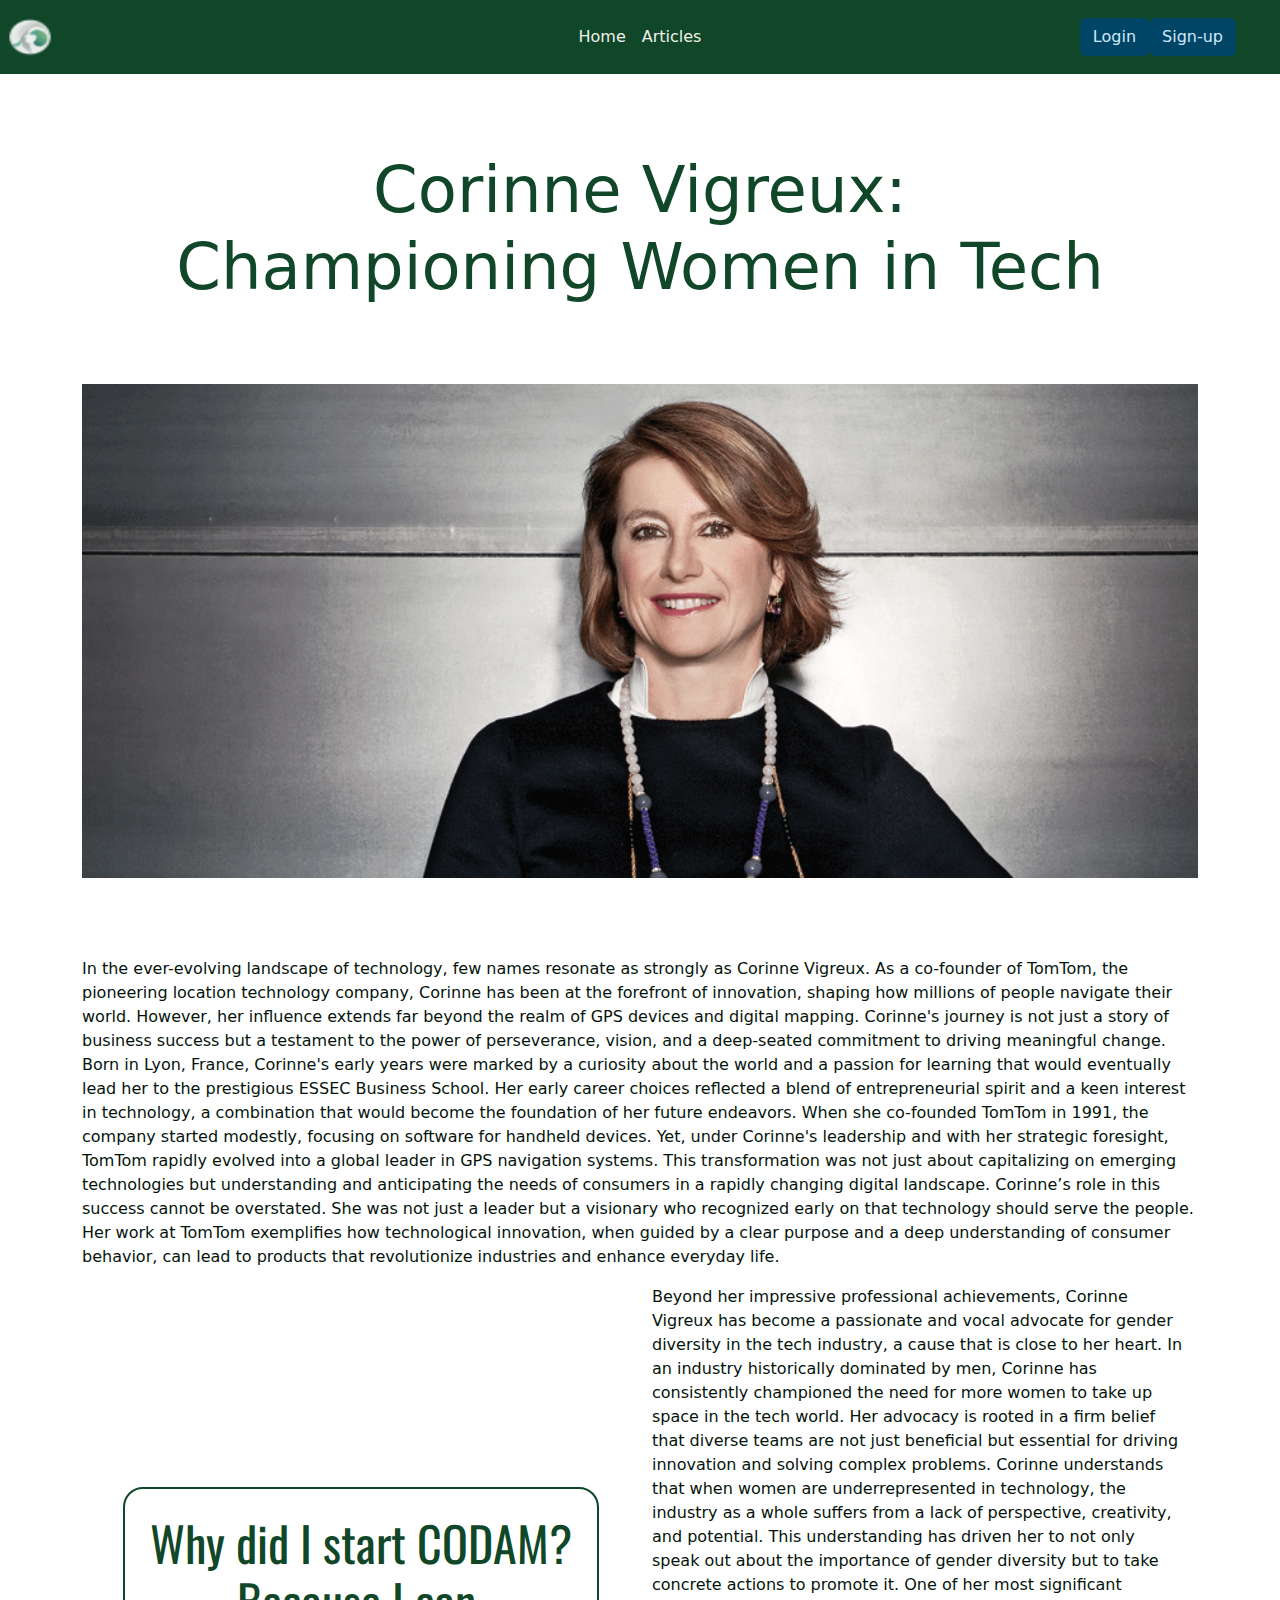
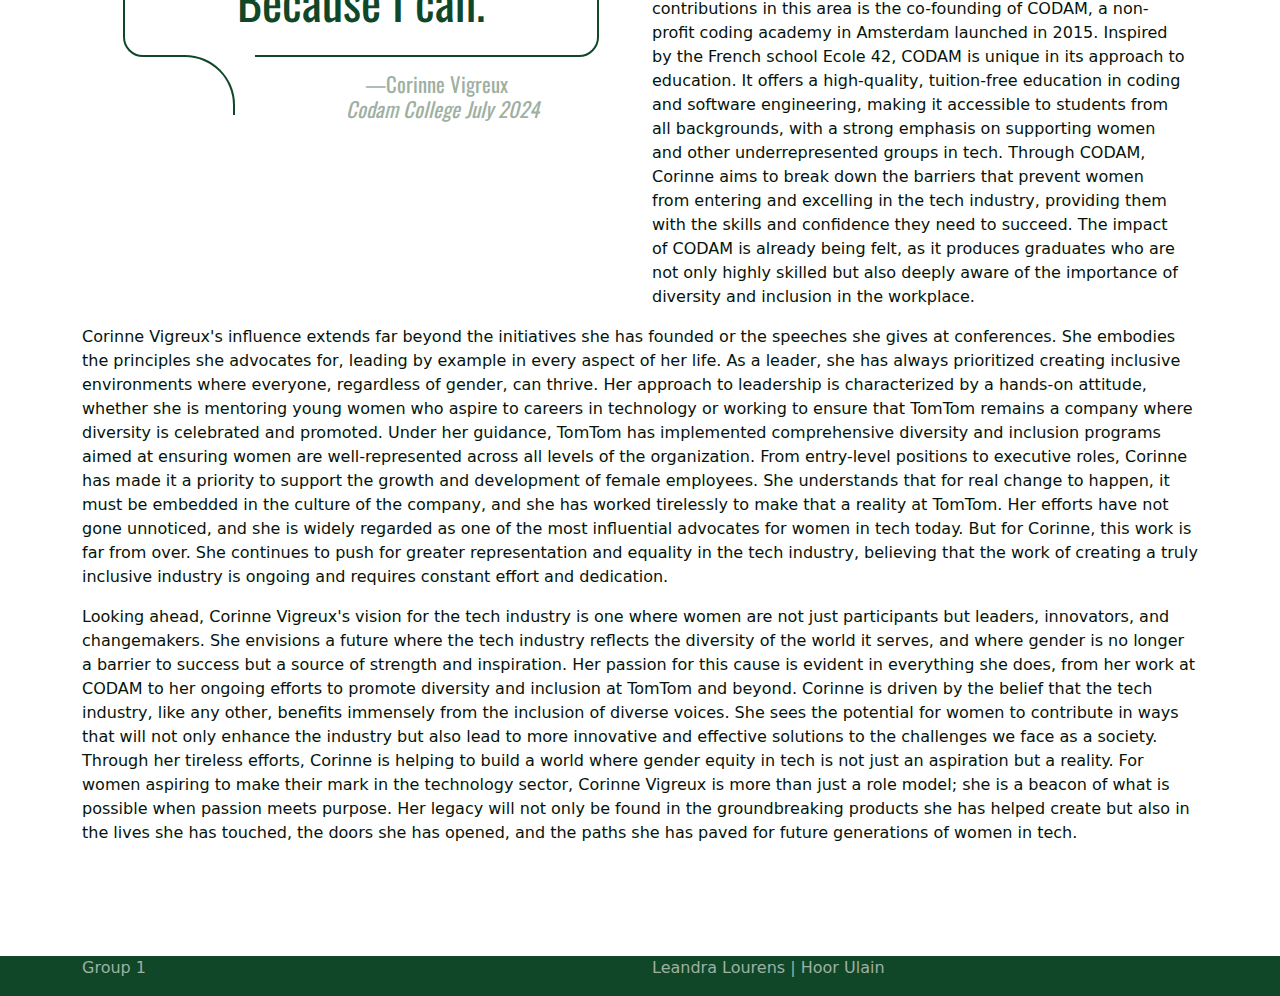
<file: articles/corinne-vigreux.html>
<!DOCTYPE html>
<html lang="en">

<head>
    <meta charset="UTF-8">
    <meta name="viewport" content="width=device-width, initial-scale=1.0">
    <!-- Fonts -->
    <style>
        @import url('https://fonts.googleapis.com/css2?family=Oswald:wght@200..700&display=swap');
    </style>

    <style>
        @import url('https://fonts.googleapis.com/css2?family=Montserrat:ital,wght@0,100..900;1,100..900&family=Oswald:wght@200..700&display=swap');
    </style>
    <!-- Bootstrap -->
    <link href="https://cdn.jsdelivr.net/npm/bootstrap@5.3.3/dist/css/bootstrap.min.css" rel="stylesheet"
        integrity="sha384-QWTKZyjpPEjISv5WaRU9OFeRpok6YctnYmDr5pNlyT2bRjXh0JMhjY6hW+ALEwIH" crossorigin="anonymous">
    <!-- CSS -->
    <link rel="stylesheet" href="../articles/article-styling.css">
    <title>Corinne Vigreux</title>
</head>

<body>

    <!-- Nav menu -->
    <nav class="navbar navbar-expand-lg custom-nav">

        <a class="navbar-brand" href="#">
            <img src="../Images/favicon-32x32.png" alt="" width="60" height="48" class="favicon">
        </a>

        <div class="container justify-content-centerr">
            <button class="navbar-toggler" type="button" data-toggle="collapse" data-target="#navbarSupportedContent"
                aria-controls="navbarSupportedContent" aria-expanded="false" aria-label="Toggle navigation">
                <span class="navbar-toggler-icon"></span>
            </button>
            <div class="collapse navbar-collapse" id="navbarSupportedContent">
                <ul class="navbar-nav mr-auto position-absolute top-50 start-50 translate-middle">
                    <li class="nav-item active">
                        <a class="nav-link" href="../index.html">Home</a>
                    </li>
                    <li class="nav-item">
                        <a class="nav-link" href="../Pages/articlesPage.html">Articles</a>
                    </li>
                </ul>
            </div>

            <div>
                <ul class="nav justify-content-end">
                    <li class="nav-item">
                        <button class="btn btn-primary" id="login" href="#">Login</button>
                    </li>
                    <li class="nav-item">
                        <button class="btn btn-primary" id="signup" href="#">Sign-up</button>
                    </li>
                </ul>
            </div>

        </div>
    </nav>

    <div>
    </div>


    <!-- End of Nav menu -->

    <!-- Article body -->
    <div class="container-sm"> <!--Article box-->
        <h1 class="main-heading">Corinne Vigreux: <br> Championing Women in Tech</h1>

        <img src="../Images/Corinne-Vigreux-header-image.gif" class="header-img">

        <p class="article-paragraph">
            In the ever-evolving landscape of technology, few names resonate as strongly as Corinne Vigreux. As a
            co-founder of TomTom, the pioneering location technology company, Corinne has been at the forefront of
            innovation, shaping how millions of people navigate their world. However, her influence extends far beyond
            the realm of GPS devices and digital mapping. Corinne's journey is not just a story of business success but
            a testament to the power of perseverance, vision, and a deep-seated commitment to driving meaningful change.
            Born in Lyon, France, Corinne's early years were marked by a curiosity about the world and a passion for
            learning that would eventually lead her to the prestigious ESSEC Business School. Her early career choices
            reflected a blend of entrepreneurial spirit and a keen interest in technology, a combination that would
            become the foundation of her future endeavors. When she co-founded TomTom in 1991, the company started
            modestly, focusing on software for handheld devices. Yet, under Corinne's leadership and with her strategic
            foresight, TomTom rapidly evolved into a global leader in GPS navigation systems. This transformation was
            not just about capitalizing on emerging technologies but understanding and anticipating the needs of
            consumers in a rapidly changing digital landscape. Corinne’s role in this success cannot be overstated. She
            was not just a leader but a visionary who recognized early on that technology should serve the people. Her
            work at TomTom exemplifies how technological innovation, when guided by a clear purpose and a deep
            understanding of consumer behavior, can lead to products that revolutionize industries and enhance everyday
            life.
        </p>

        <div class="container text-center">
            <div class="row align-items-center">
                <div class="col">
                    <div class="blockquote-wrapper">
                        <div class="blockquote">
                            <h1>
                                Why did I start CODAM?<br>
                                Because I can.
                            </h1>
                            <h4>&mdash;Corinne Vigreux<br><em>Codam College July 2024</em></h4>
                        </div>
                    </div>
                </div>
                <div class="col span-10">
                    <p class="article-paragraph">
                        Beyond her impressive professional achievements, Corinne Vigreux has become a passionate and
                        vocal advocate
                        for gender diversity in the tech industry, a cause that is close to her heart. In an industry
                        historically
                        dominated by men, Corinne has consistently championed the need for more women to take up space
                        in the tech
                        world. Her advocacy is rooted in a firm belief that diverse teams are not just beneficial but
                        essential for
                        driving innovation and solving complex problems. Corinne understands that when women are
                        underrepresented in
                        technology, the industry as a whole suffers from a lack of perspective, creativity, and
                        potential. This
                        understanding has driven her to not only speak out about the importance of gender diversity but
                        to take
                        concrete actions to promote it. One of her most significant contributions in this area is the
                        co-founding of
                        CODAM, a non-profit coding academy in Amsterdam launched in 2015. Inspired by the French school
                        Ecole 42,
                        CODAM is unique in its approach to education. It offers a high-quality, tuition-free education
                        in coding and
                        software engineering, making it accessible to students from all backgrounds, with a strong
                        emphasis on
                        supporting women and other underrepresented groups in tech. Through CODAM, Corinne aims to break
                        down the
                        barriers that prevent women from entering and excelling in the tech industry, providing them
                        with the skills
                        and confidence they need to succeed. The impact of CODAM is already being felt, as it produces
                        graduates who
                        are not only highly skilled but also deeply aware of the importance of diversity and inclusion
                        in the
                        workplace.
                    </p>
                </div>
            </div>
        </div>

        <p class="article-paragraph">
            Corinne Vigreux's influence extends far beyond the initiatives she has founded or the speeches she gives at
            conferences. She embodies the principles she advocates for, leading by example in every aspect of her life.
            As a leader, she has always prioritized creating inclusive environments where everyone, regardless of
            gender, can thrive. Her approach to leadership is characterized by a hands-on attitude, whether she is
            mentoring young women who aspire to careers in technology or working to ensure that TomTom remains a company
            where diversity is celebrated and promoted. Under her guidance, TomTom has implemented comprehensive
            diversity and inclusion programs aimed at ensuring women are well-represented across all levels of the
            organization. From entry-level positions to executive roles, Corinne has made it a priority to support the
            growth and development of female employees. She understands that for real change to happen, it must be
            embedded in the culture of the company, and she has worked tirelessly to make that a reality at TomTom. Her
            efforts have not gone unnoticed, and she is widely regarded as one of the most influential advocates for
            women in tech today. But for Corinne, this work is far from over. She continues to push for greater
            representation and equality in the tech industry, believing that the work of creating a truly inclusive
            industry is ongoing and requires constant effort and dedication.
        </p>
        <p class="final-paragraph article-paragraph">
            Looking ahead, Corinne Vigreux's vision for the tech industry is one where women are not just participants
            but leaders, innovators, and changemakers. She envisions a future where the tech industry reflects the
            diversity of the world it serves, and where gender is no longer a barrier to success but a source of
            strength and inspiration. Her passion for this cause is evident in everything she does, from her work at
            CODAM to her ongoing efforts to promote diversity and inclusion at TomTom and beyond. Corinne is driven by
            the belief that the tech industry, like any other, benefits immensely from the inclusion of diverse voices.
            She sees the potential for women to contribute in ways that will not only enhance the industry but also lead
            to more innovative and effective solutions to the challenges we face as a society. Through her tireless
            efforts, Corinne is helping to build a world where gender equity in tech is not just an aspiration but a
            reality. For women aspiring to make their mark in the technology sector, Corinne Vigreux is more than just a
            role model; she is a beacon of what is possible when passion meets purpose. Her legacy will not only be
            found in the groundbreaking products she has helped create but also in the lives she has touched, the doors
            she has opened, and the paths she has paved for future generations of women in tech.
        </p>
    </div>


    <!-- Footer -->
    <footer class="ft-background cust custom-nav">
        <div class="container text-center">
            <div class="row align-items-center">
                <div class="col">
                    <p>Group 1</p>
                </div>
                <div class="col">
                    <p>Leandra Lourens | Hoor Ulain
                    </p>
                </div>
            </div>
        </div>
    </footer>

    <!-- JS -->
    <script src="../script.js">
    </script>

</body>

</html>
</file>
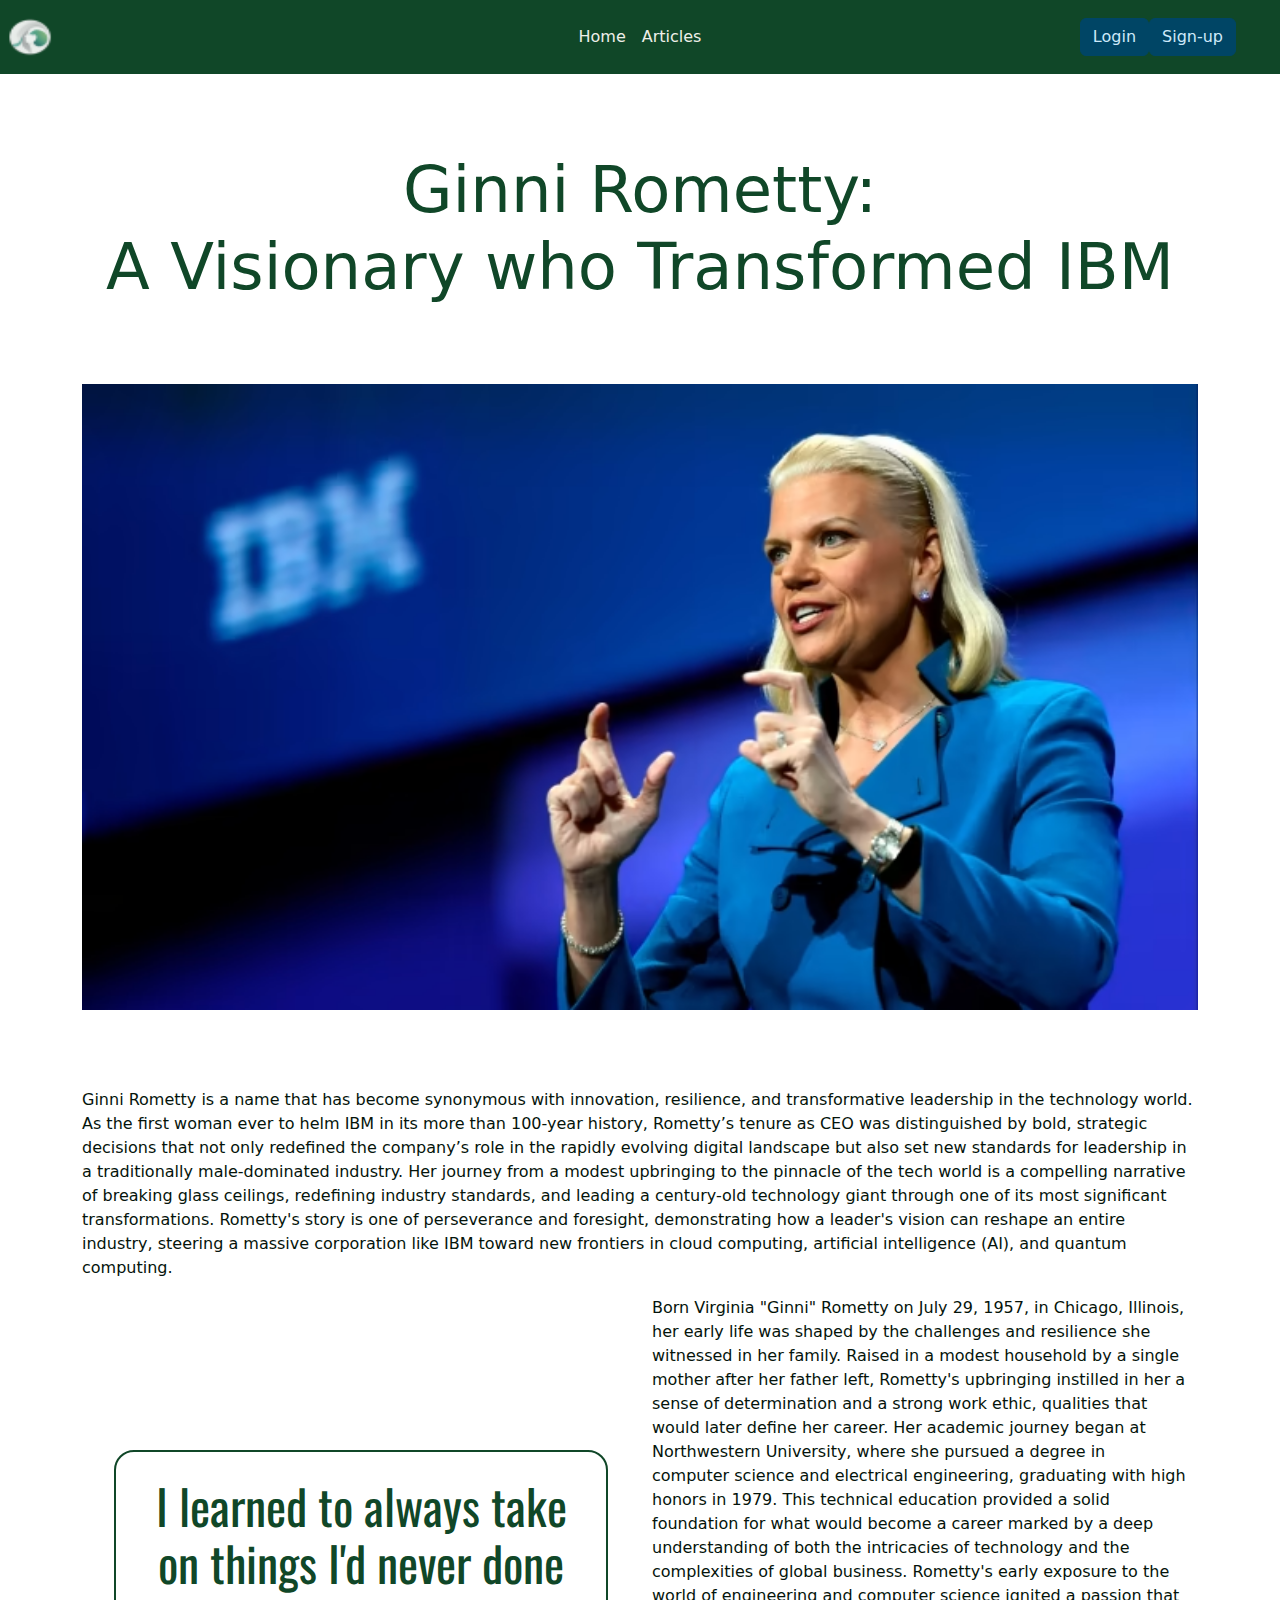
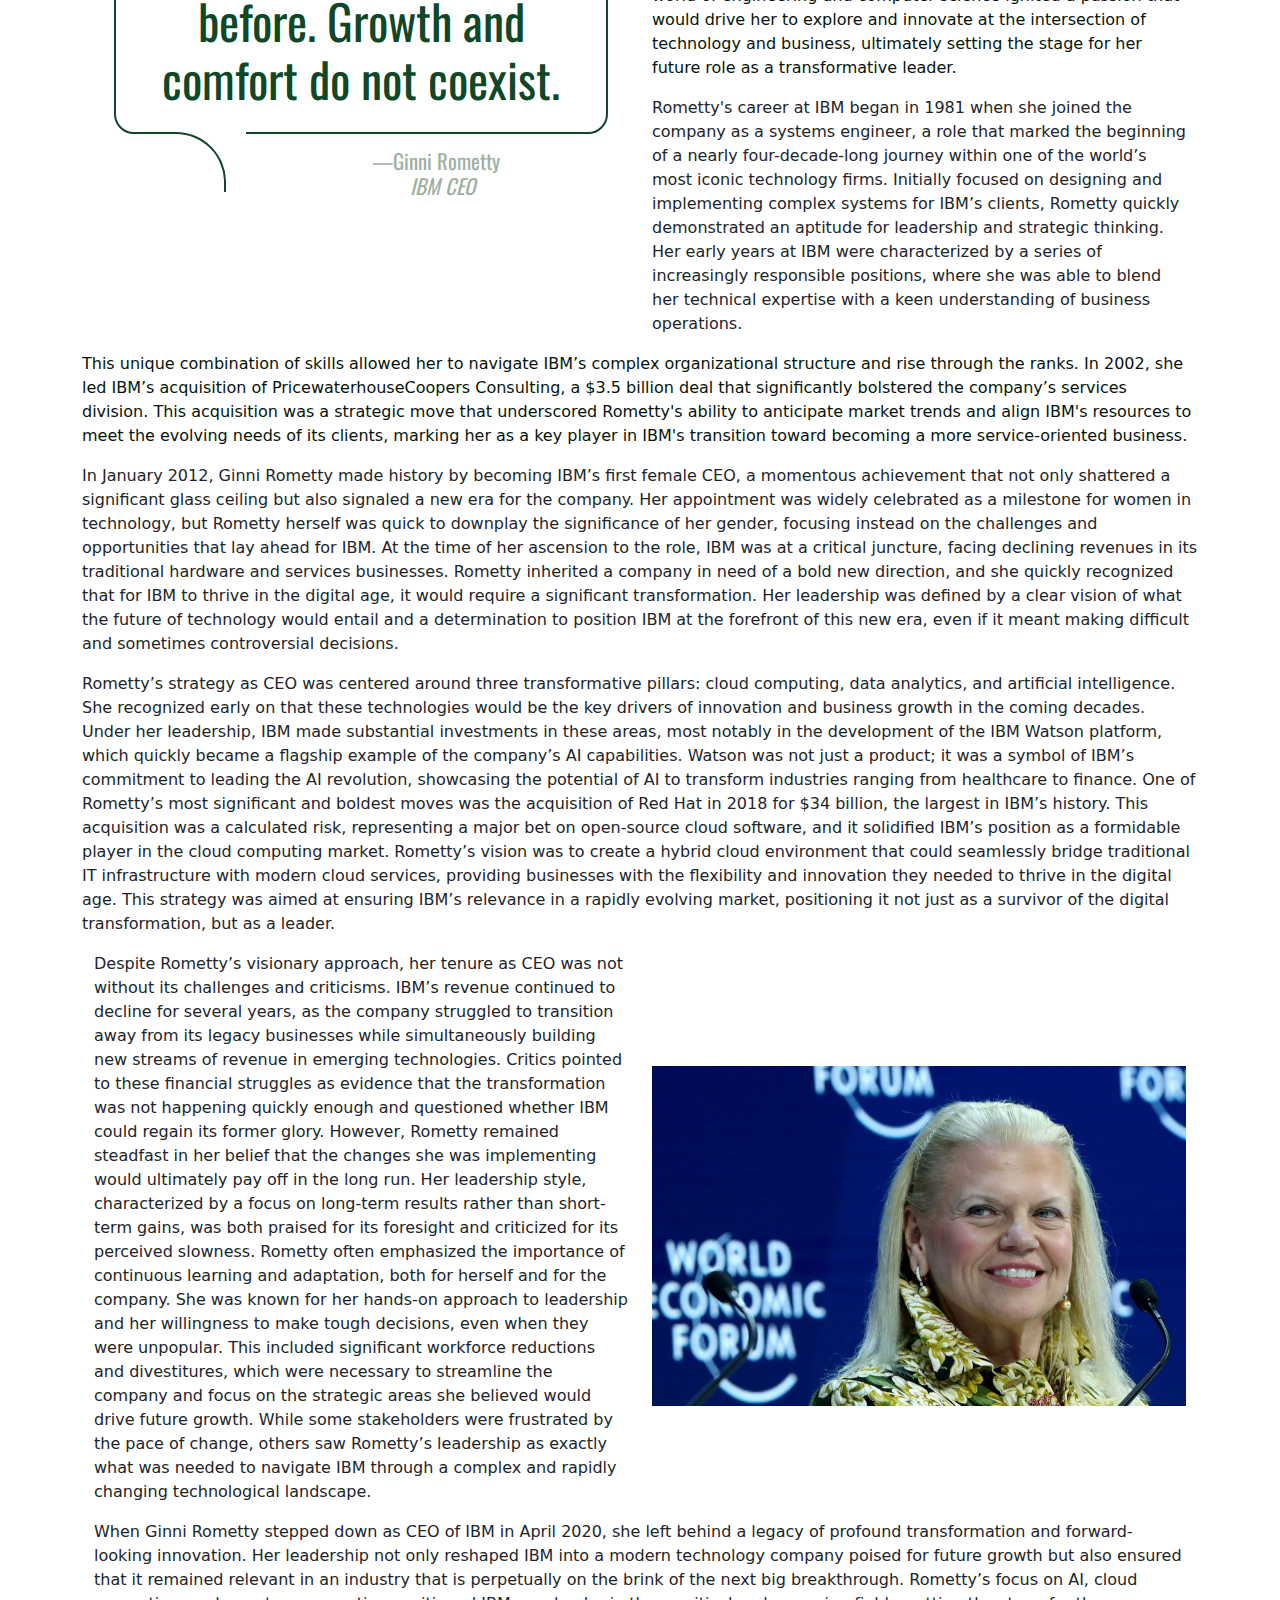
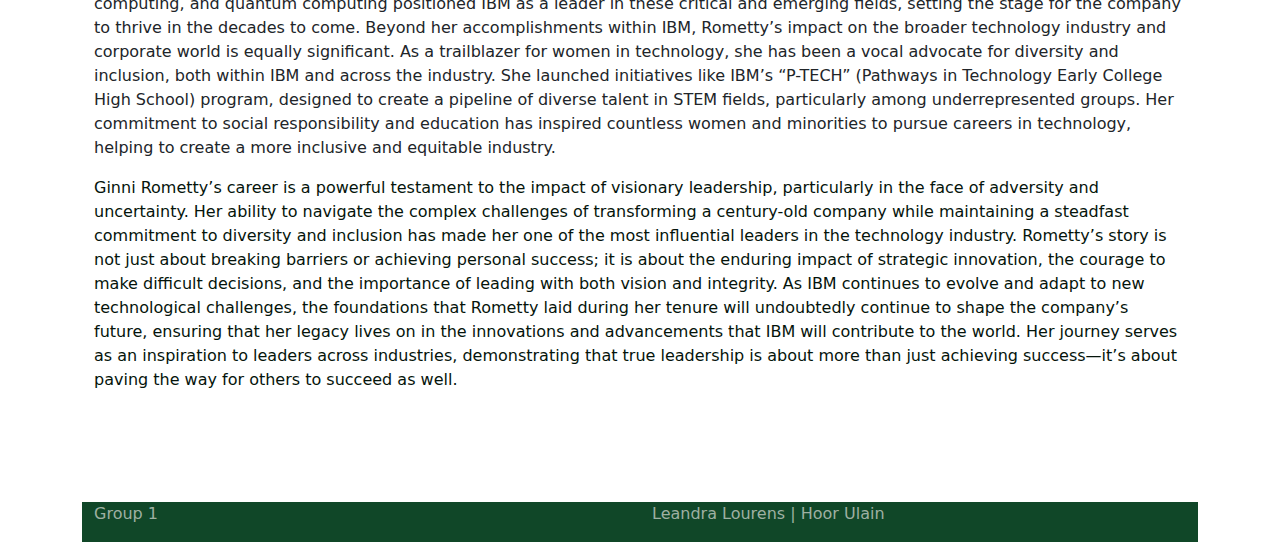
<file: articles/ginni-rometty.html>
<!DOCTYPE html>
<html lang="en">

<head>
    <meta charset="UTF-8">
    <meta name="viewport" content="width=device-width, initial-scale=1.0">
    <!-- Fonts -->
    <style>
        @import url('https://fonts.googleapis.com/css2?family=Oswald:wght@200..700&display=swap');
    </style>

    <style>
        @import url('https://fonts.googleapis.com/css2?family=Montserrat:ital,wght@0,100..900;1,100..900&family=Oswald:wght@200..700&display=swap');
    </style>
    <!-- Bootstrap -->
    <link href="https://cdn.jsdelivr.net/npm/bootstrap@5.3.3/dist/css/bootstrap.min.css" rel="stylesheet"
        integrity="sha384-QWTKZyjpPEjISv5WaRU9OFeRpok6YctnYmDr5pNlyT2bRjXh0JMhjY6hW+ALEwIH" crossorigin="anonymous">
    <!-- CSS -->
    <link rel="stylesheet" href="../articles/article-styling.css">
    <title>Ginni Rometty</title>
</head>

<body>

    <!-- Nav menu -->
    <nav class="navbar navbar-expand-lg custom-nav">

        <a class="navbar-brand" href="#">
            <img src="../Images/favicon-32x32.png" alt="" width="60" height="48" class="favicon">
        </a>

        <div class="container justify-content-centerr">
            <button class="navbar-toggler" type="button" data-toggle="collapse" data-target="#navbarSupportedContent"
                aria-controls="navbarSupportedContent" aria-expanded="false" aria-label="Toggle navigation">
                <span class="navbar-toggler-icon"></span>
            </button>
            <div class="collapse navbar-collapse" id="navbarSupportedContent">
                <ul class="navbar-nav mr-auto position-absolute top-50 start-50 translate-middle">
                    <li class="nav-item active">
                        <a class="nav-link" href="../index.html">Home</a>
                    </li>
                    <li class="nav-item">
                        <a class="nav-link" href="../Pages/articlesPage.html">Articles</a>
                    </li>
                </ul>
            </div>

            <div>
                <ul class="nav justify-content-end">
                    <li class="nav-item">
                        <button class="btn btn-primary" id="login" href="#">Login</button>
                    </li>
                    <li class="nav-item">
                        <button class="btn btn-primary" id="signup" href="#">Sign-up</button>
                    </li>
                </ul>
            </div>

        </div>
    </nav>

    <div>
    </div>


    <!-- End of Nav menu -->

    <!-- Article body -->
    <div class="container-sm"> <!--Article box-->
        <h1 class="main-heading">Ginni Rometty: <br> A Visionary who Transformed IBM</h1>

        <img src="../Images/ginni-rometty-header-image.avif" class="header-img">

        <p class="article-paragraph">
            Ginni Rometty is a name that has become synonymous with innovation, resilience, and transformative
            leadership in the technology world. As the first woman ever to helm IBM in its more than 100-year history,
            Rometty’s tenure as CEO was distinguished by bold, strategic decisions that not only redefined the company’s
            role in the rapidly evolving digital landscape but also set new standards for leadership in a traditionally
            male-dominated industry. Her journey from a modest upbringing to the pinnacle of the tech world is a
            compelling narrative of breaking glass ceilings, redefining industry standards, and leading a century-old
            technology giant through one of its most significant transformations. Rometty's story is one of perseverance
            and foresight, demonstrating how a leader's vision can reshape an entire industry, steering a massive
            corporation like IBM toward new frontiers in cloud computing, artificial intelligence (AI), and quantum
            computing.
        </p>

        <div class="container text-center">
            <div class="row align-items-center">
                <div class="col">
                    <div class="blockquote-wrapper">
                        <div class="blockquote">
                            <h1>
                                I learned to always take on things I'd never done before. Growth and comfort do not
                                coexist.
                            </h1>
                            <h4>&mdash;Ginni Rometty<br><em>IBM CEO</em></h4>
                        </div>
                    </div>
                </div>
                <div class="col span-10">
                    <p class="article-paragraph">
                        Born Virginia "Ginni" Rometty on July 29, 1957, in Chicago, Illinois, her early life was shaped
                        by the challenges and resilience she witnessed in her family. Raised in a modest household by a
                        single mother after her father left, Rometty's upbringing instilled in her a sense of
                        determination and a strong work ethic, qualities that would later define her career. Her
                        academic journey began at Northwestern University, where she pursued a degree in computer
                        science and electrical engineering, graduating with high honors in 1979. This technical
                        education provided a solid foundation for what would become a career marked by a deep
                        understanding of both the intricacies of technology and the complexities of global business.
                        Rometty's early exposure to the world of engineering and computer science ignited a passion that
                        would drive her to explore and innovate at the intersection of technology and business,
                        ultimately setting the stage for her future role as a transformative leader.
                    </p>
                    <p>
                        Rometty's career at IBM began in 1981 when she joined the company as a systems engineer, a role
                        that marked
                        the beginning of a nearly four-decade-long journey within one of the world’s most iconic
                        technology firms.
                        Initially focused on designing and implementing complex systems for IBM’s clients, Rometty
                        quickly
                        demonstrated an aptitude for leadership and strategic thinking. Her early years at IBM were
                        characterized by
                        a series of increasingly responsible positions, where she was able to blend her technical
                        expertise with a
                        keen understanding of business operations.
                    </p>
                </div>
            </div>
        </div>

        <p class="article-paragraph">
            This unique combination of skills allowed her to navigate IBM’s
            complex organizational structure and rise through the ranks. In 2002, she led IBM’s acquisition of
            PricewaterhouseCoopers Consulting, a $3.5 billion deal that significantly bolstered the company’s services
            division. This acquisition was a strategic move that underscored Rometty's ability to anticipate market
            trends and align IBM's resources to meet the evolving needs of its clients, marking her as a key player in
            IBM's transition toward becoming a more service-oriented business.
        </p>
        <p>
            In January 2012, Ginni Rometty made history by becoming IBM’s first female CEO, a momentous achievement that
            not only shattered a significant glass ceiling but also signaled a new era for the company. Her appointment
            was widely celebrated as a milestone for women in technology, but Rometty herself was quick to downplay the
            significance of her gender, focusing instead on the challenges and opportunities that lay ahead for IBM. At
            the time of her ascension to the role, IBM was at a critical juncture, facing declining revenues in its
            traditional hardware and services businesses. Rometty inherited a company in need of a bold new direction,
            and she quickly recognized that for IBM to thrive in the digital age, it would require a significant
            transformation. Her leadership was defined by a clear vision of what the future of technology would entail
            and a determination to position IBM at the forefront of this new era, even if it meant making difficult and
            sometimes controversial decisions.
        </p>
        <p>
            Rometty’s strategy as CEO was centered around three transformative pillars: cloud computing, data analytics,
            and artificial intelligence. She recognized early on that these technologies would be the key drivers of
            innovation and business growth in the coming decades. Under her leadership, IBM made substantial investments
            in these areas, most notably in the development of the IBM Watson platform, which quickly became a flagship
            example of the company’s AI capabilities. Watson was not just a product; it was a symbol of IBM’s commitment
            to leading the AI revolution, showcasing the potential of AI to transform industries ranging from healthcare
            to finance. One of Rometty’s most significant and boldest moves was the acquisition of Red Hat in 2018 for
            $34 billion, the largest in IBM’s history. This acquisition was a calculated risk, representing a major bet
            on open-source cloud software, and it solidified IBM’s position as a formidable player in the cloud
            computing market. Rometty’s vision was to create a hybrid cloud environment that could seamlessly bridge
            traditional IT infrastructure with modern cloud services, providing businesses with the flexibility and
            innovation they needed to thrive in the digital age. This strategy was aimed at ensuring IBM’s relevance in
            a rapidly evolving market, positioning it not just as a survivor of the digital transformation, but as a
            leader.
        </p>

        <div class="container text-center">
            <div class="row align-items-center">
                <div class="col">
                    <p>
                        Despite Rometty’s visionary approach, her tenure as CEO was not without its challenges and
                        criticisms. IBM’s
                        revenue continued to decline for several years, as the company struggled to transition away from
                        its legacy
                        businesses while simultaneously building new streams of revenue in emerging technologies.
                        Critics pointed to
                        these financial struggles as evidence that the transformation was not happening quickly enough
                        and
                        questioned whether IBM could regain its former glory. However, Rometty remained steadfast in her
                        belief that
                        the changes she was implementing would ultimately pay off in the long run. Her leadership style,
                        characterized by a focus on long-term results rather than short-term gains, was both praised for
                        its
                        foresight and criticized for its perceived slowness. Rometty often emphasized the importance of
                        continuous
                        learning and adaptation, both for herself and for the company. She was known for her hands-on
                        approach to
                        leadership and her willingness to make tough decisions, even when they were unpopular. This
                        included
                        significant workforce reductions and divestitures, which were necessary to streamline the
                        company and focus
                        on the strategic areas she believed would drive future growth. While some stakeholders were
                        frustrated by
                        the pace of change, others saw Rometty’s leadership as exactly what was needed to navigate IBM
                        through a
                        complex and rapidly changing technological landscape.
                    </p>
                </div>
                <div class="col">
                    <img src="../Images/ginni_rometty-article-img-1.jpg" class="article-img">
                </div>
            </div>

            <p>
                When Ginni Rometty stepped down as CEO of IBM in April 2020, she left behind a legacy of profound
                transformation and forward-looking innovation. Her leadership not only reshaped IBM into a modern
                technology
                company poised for future growth but also ensured that it remained relevant in an industry that is
                perpetually on the brink of the next big breakthrough. Rometty’s focus on AI, cloud computing, and
                quantum
                computing positioned IBM as a leader in these critical and emerging fields, setting the stage for the
                company to thrive in the decades to come. Beyond her accomplishments within IBM, Rometty’s impact on the
                broader technology industry and corporate world is equally significant. As a trailblazer for women in
                technology, she has been a vocal advocate for diversity and inclusion, both within IBM and across the
                industry. She launched initiatives like IBM’s “P-TECH” (Pathways in Technology Early College High
                School)
                program, designed to create a pipeline of diverse talent in STEM fields, particularly among
                underrepresented
                groups. Her commitment to social responsibility and education has inspired countless women and
                minorities to
                pursue careers in technology, helping to create a more inclusive and equitable industry.
            </p>
            <p class="final-paragraph article-paragraph">
                Ginni Rometty’s career is a powerful testament to the impact of visionary leadership, particularly in
                the
                face of adversity and uncertainty. Her ability to navigate the complex challenges of transforming a
                century-old company while maintaining a steadfast commitment to diversity and inclusion has made her one
                of
                the most influential leaders in the technology industry. Rometty’s story is not just about breaking
                barriers
                or achieving personal success; it is about the enduring impact of strategic innovation, the courage to
                make
                difficult decisions, and the importance of leading with both vision and integrity. As IBM continues to
                evolve and adapt to new technological challenges, the foundations that Rometty laid during her tenure
                will
                undoubtedly continue to shape the company’s future, ensuring that her legacy lives on in the innovations
                and
                advancements that IBM will contribute to the world. Her journey serves as an inspiration to leaders
                across
                industries, demonstrating that true leadership is about more than just achieving success—it’s about
                paving
                the way for others to succeed as well.
            </p>
        </div>

        <!-- Footer -->
        <footer class="ft-background cust custom-nav">
            <div class="container text-center">
                <div class="row align-items-center">
                    <div class="col">
                        <p>Group 1</p>
                    </div>
                    <div class="col">
                        <p>Leandra Lourens | Hoor Ulain
                        </p>
                    </div>
                </div>
            </div>
        </footer>

        <!-- JS -->
        <script src="../script.js">
        </script>

</body>

</html>
</file>
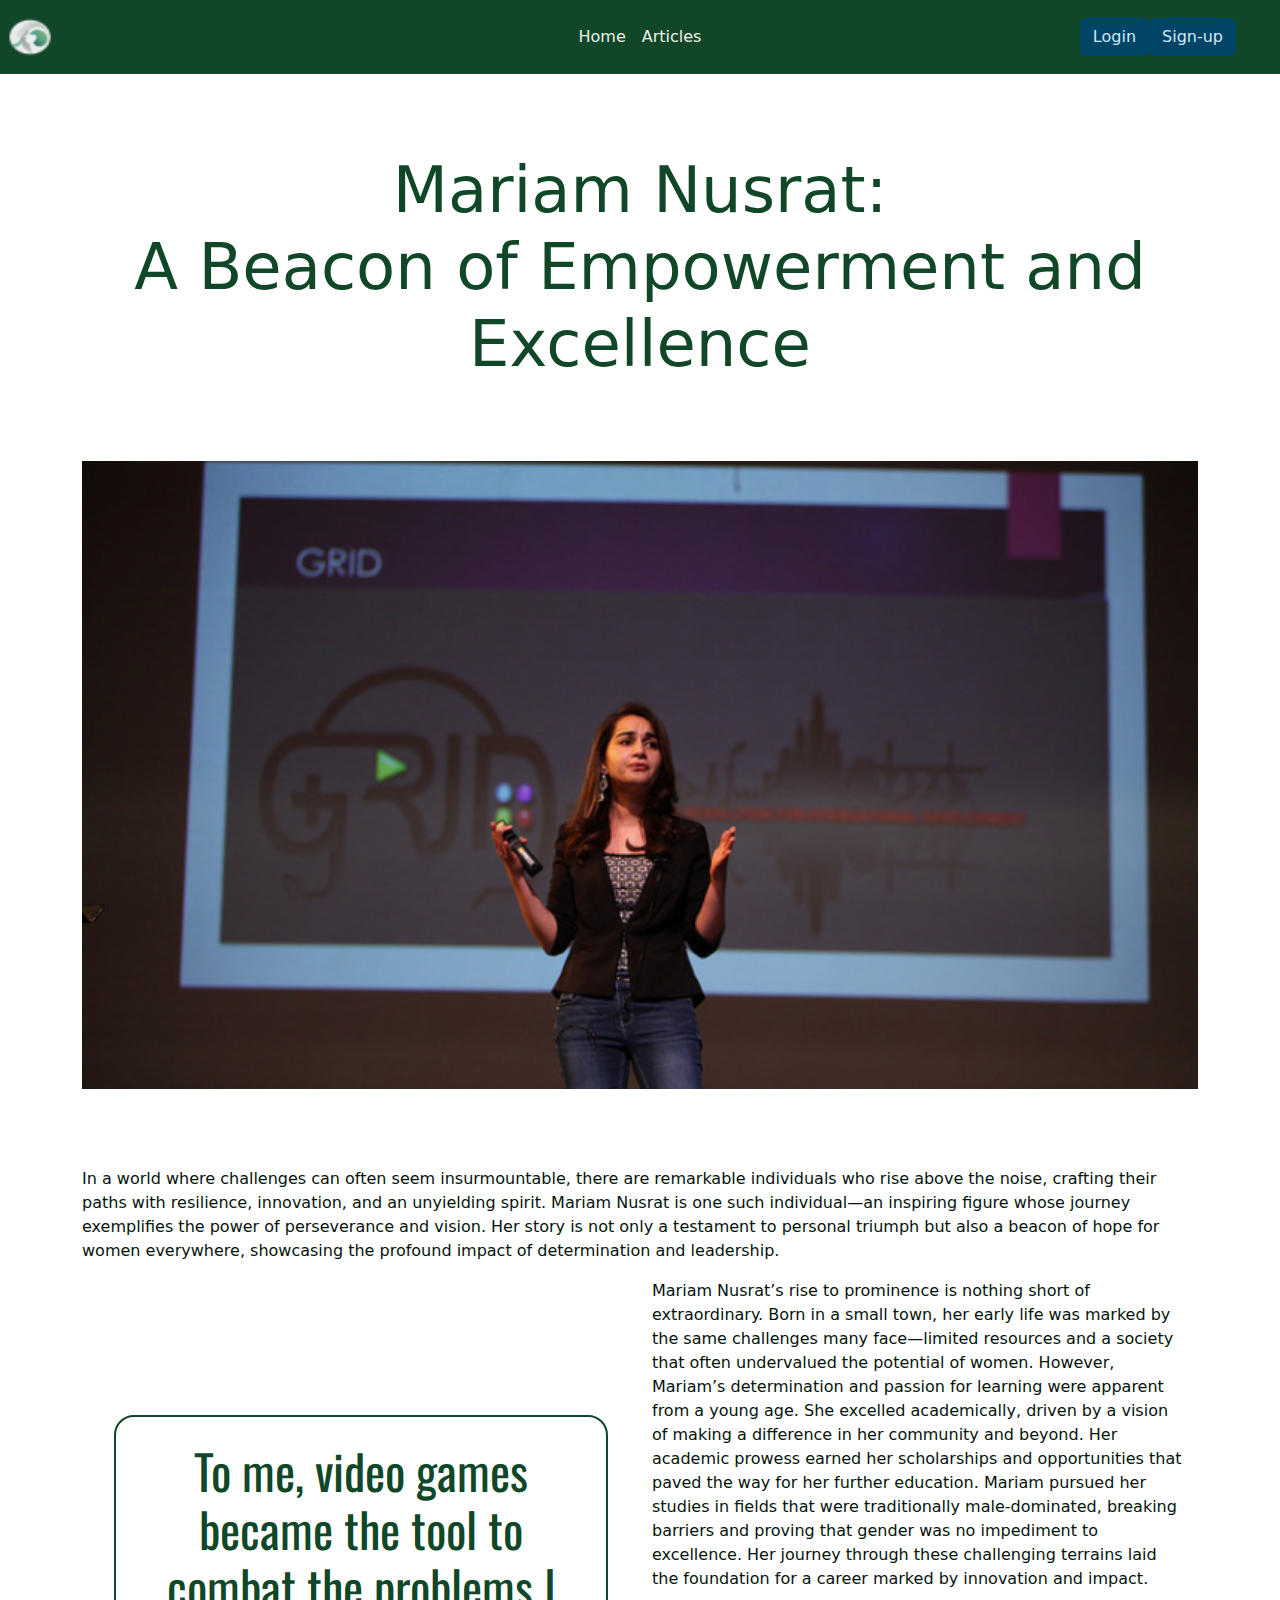
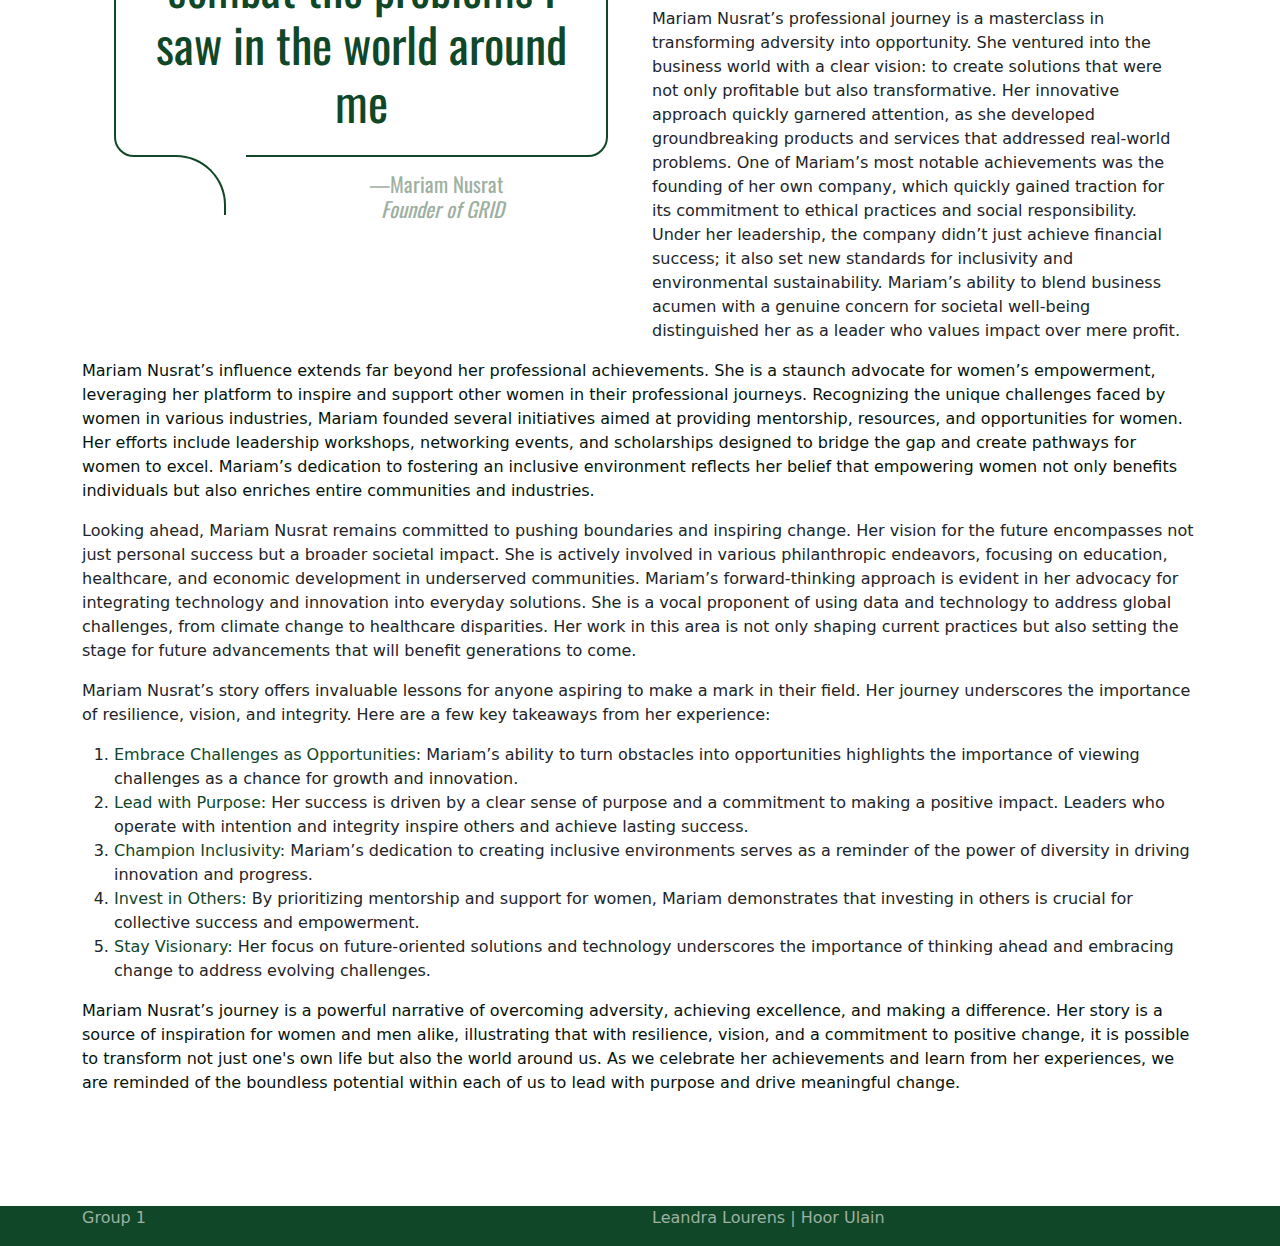
<file: articles/mariam-nusrat.html>
<!DOCTYPE html>
<html lang="en">

<head>
    <meta charset="UTF-8">
    <meta name="viewport" content="width=device-width, initial-scale=1.0">
    <!-- Fonts -->
    <style>
        @import url('https://fonts.googleapis.com/css2?family=Oswald:wght@200..700&display=swap');
    </style>

    <style>
        @import url('https://fonts.googleapis.com/css2?family=Montserrat:ital,wght@0,100..900;1,100..900&family=Oswald:wght@200..700&display=swap');
    </style>
    <!-- Bootstrap -->
    <link href="https://cdn.jsdelivr.net/npm/bootstrap@5.3.3/dist/css/bootstrap.min.css" rel="stylesheet"
        integrity="sha384-QWTKZyjpPEjISv5WaRU9OFeRpok6YctnYmDr5pNlyT2bRjXh0JMhjY6hW+ALEwIH" crossorigin="anonymous">
    <!-- CSS -->
    <link rel="stylesheet" href="../articles/article-styling.css">
    <title>Mariam Nusrat</title>
</head>

<body>

    <!-- Nav menu -->
    <nav class="navbar navbar-expand-lg custom-nav">

        <a class="navbar-brand" href="#">
            <img src="../Images/favicon-32x32.png" alt="" width="60" height="48" class="favicon">
        </a>

        <div class="container justify-content-centerr">
            <button class="navbar-toggler" type="button" data-toggle="collapse" data-target="#navbarSupportedContent"
                aria-controls="navbarSupportedContent" aria-expanded="false" aria-label="Toggle navigation">
                <span class="navbar-toggler-icon"></span>
            </button>
            <div class="collapse navbar-collapse" id="navbarSupportedContent">
                <ul class="navbar-nav mr-auto position-absolute top-50 start-50 translate-middle">
                    <li class="nav-item active">
                        <a class="nav-link" href="../index.html">Home</a>
                    </li>
                    <li class="nav-item">
                        <a class="nav-link" href="../Pages/articlesPage.html">Articles</a>
                    </li>
                </ul>
            </div>

            <div>
                <ul class="nav justify-content-end">
                    <li class="nav-item">
                        <button class="btn btn-primary" id="login" href="#">Login</button>
                    </li>
                    <li class="nav-item">
                        <button class="btn btn-primary" id="signup" href="#">Sign-up</button>
                    </li>
                </ul>
            </div>

        </div>
    </nav>

    <div>
    </div>


    <!-- End of Nav menu -->

    <!-- Article body -->
    <div class="container-sm"> <!--Article box-->
        <h1 class="main-heading">Mariam Nusrat: <br> A Beacon of Empowerment and Excellence</h1>

        <img src="../Images/marium-nusrat-header-img.png" class="header-img">

        <p class="article-paragraph">
            In a world where challenges can often seem insurmountable, there are remarkable individuals who rise above
            the noise, crafting their paths with resilience, innovation, and an unyielding spirit. Mariam Nusrat is one
            such individual—an inspiring figure whose journey exemplifies the power of perseverance and vision. Her
            story is not only a testament to personal triumph but also a beacon of hope for women everywhere, showcasing
            the profound impact of determination and leadership.
        </p>

        <div class="container text-center">
            <div class="row align-items-center">
                <div class="col">
                    <div class="blockquote-wrapper">
                        <div class="blockquote">
                            <h1>
                                To me, video games became the tool to combat the problems I saw in the world around me
                            </h1>
                            <h4>&mdash;Mariam Nusrat<br><em>Founder of GRID</em></h4>
                        </div>
                    </div>
                </div>
                <div class="col span-10">
                    <p class="article-paragraph">
                        Mariam Nusrat’s rise to prominence is nothing short of extraordinary. Born in a small town, her
                        early life was marked by the same challenges many face—limited resources and a society that
                        often undervalued the potential of women. However, Mariam’s determination and passion for
                        learning were apparent from a young age. She excelled academically, driven by a vision of making
                        a difference in her community and beyond.

                        Her academic prowess earned her scholarships and opportunities that paved the way for her
                        further education. Mariam pursued her studies in fields that were traditionally male-dominated,
                        breaking barriers and proving that gender was no impediment to excellence. Her journey through
                        these challenging terrains laid the foundation for a career marked by innovation and impact.
                    </p>
                    <p>
                        Mariam Nusrat’s professional journey is a masterclass in transforming adversity into
                        opportunity. She ventured into the business world with a clear vision: to create solutions that
                        were not only profitable but also transformative. Her innovative approach quickly garnered
                        attention, as she developed groundbreaking products and services that addressed real-world
                        problems.

                        One of Mariam’s most notable achievements was the founding of her own company, which quickly
                        gained traction for its commitment to ethical practices and social responsibility. Under her
                        leadership, the company didn’t just achieve financial success; it also set new standards for
                        inclusivity and environmental sustainability. Mariam’s ability to blend business acumen with a
                        genuine concern for societal well-being distinguished her as a leader who values impact over
                        mere profit.
                    </p>
                </div>
            </div>
        </div>

        <p class="article-paragraph">
            Mariam Nusrat’s influence extends far beyond her professional achievements. She is a staunch advocate for
            women’s empowerment, leveraging her platform to inspire and support other women in their professional
            journeys. Recognizing the unique challenges faced by women in various industries, Mariam founded several
            initiatives aimed at providing mentorship, resources, and opportunities for women.

            Her efforts include leadership workshops, networking events, and scholarships designed to bridge the gap and
            create pathways for women to excel. Mariam’s dedication to fostering an inclusive environment reflects her
            belief that empowering women not only benefits individuals but also enriches entire communities and
            industries.
        </p>
        <p>
            Looking ahead, Mariam Nusrat remains committed to pushing boundaries and inspiring change. Her vision for
            the future encompasses not just personal success but a broader societal impact. She is actively involved in
            various philanthropic endeavors, focusing on education, healthcare, and economic development in underserved
            communities.

            Mariam’s forward-thinking approach is evident in her advocacy for integrating technology and innovation into
            everyday solutions. She is a vocal proponent of using data and technology to address global challenges, from
            climate change to healthcare disparities. Her work in this area is not only shaping current practices but
            also setting the stage for future advancements that will benefit generations to come.
        </p>
        <p>
            Mariam Nusrat’s story offers invaluable lessons for anyone aspiring to make a mark in their field. Her
            journey underscores the importance of resilience, vision, and integrity. Here are a few key takeaways from
            her experience:
        </p>
        <ol>
            <li>
                <span class="bold">Embrace Challenges as Opportunities:</span> Mariam’s ability to turn obstacles into
                opportunities
                highlights the importance of viewing challenges as a chance for growth and innovation.
            </li>
            <li>
                <span class="bold">Lead with Purpose:</span> Her success is driven by a clear sense of purpose and a
                commitment to making a
                positive impact. Leaders who operate with intention and integrity inspire others and achieve lasting
                success.
            </li>
            <li>
                <span class="bold">Champion Inclusivity:</span> Mariam’s dedication to creating inclusive environments
                serves as a reminder of the
                power of diversity in driving innovation and progress.
            </li>
            <li>
                <span class="bold">Invest in Others:</span> By prioritizing mentorship and support for women, Mariam
                demonstrates that investing
                in others is crucial for collective success and empowerment.
            </li>
            <li>
                <span class="bold">Stay Visionary:</span> Her focus on future-oriented solutions and technology
                underscores the importance of
                thinking ahead and embracing change to address evolving challenges.
            </li>
        </ol>

        <!-- <div class="container text-center">
            <div class="row align-items-center">
                <div class="col">
                    <p>
                        Despite Rometty’s visionary approach, her tenure as CEO was not without its challenges and
                        criticisms. IBM’s
                        revenue continued to decline for several years, as the company struggled to transition away from
                        its legacy
                        businesses while simultaneously building new streams of revenue in emerging technologies.
                        Critics pointed to
                        these financial struggles as evidence that the transformation was not happening quickly enough
                        and
                        questioned whether IBM could regain its former glory. However, Rometty remained steadfast in her
                        belief that
                        the changes she was implementing would ultimately pay off in the long run. Her leadership style,
                        characterized by a focus on long-term results rather than short-term gains, was both praised for
                        its
                        foresight and criticized for its perceived slowness. Rometty often emphasized the importance of
                        continuous
                        learning and adaptation, both for herself and for the company. She was known for her hands-on
                        approach to
                        leadership and her willingness to make tough decisions, even when they were unpopular. This
                        included
                        significant workforce reductions and divestitures, which were necessary to streamline the
                        company and focus
                        on the strategic areas she believed would drive future growth. While some stakeholders were
                        frustrated by
                        the pace of change, others saw Rometty’s leadership as exactly what was needed to navigate IBM
                        through a
                        complex and rapidly changing technological landscape.
                    </p>
                </div>
                <div class="col">
                    <img src="../Images/ginni_rometty-article-img-1.jpg" class="article-img">
                </div>
            </div>

            <p>
                When Ginni Rometty stepped down as CEO of IBM in April 2020, she left behind a legacy of profound
                transformation and forward-looking innovation. Her leadership not only reshaped IBM into a modern
                technology
                company poised for future growth but also ensured that it remained relevant in an industry that is
                perpetually on the brink of the next big breakthrough. Rometty’s focus on AI, cloud computing, and
                quantum
                computing positioned IBM as a leader in these critical and emerging fields, setting the stage for the
                company to thrive in the decades to come. Beyond her accomplishments within IBM, Rometty’s impact on the
                broader technology industry and corporate world is equally significant. As a trailblazer for women in
                technology, she has been a vocal advocate for diversity and inclusion, both within IBM and across the
                industry. She launched initiatives like IBM’s “P-TECH” (Pathways in Technology Early College High
                School)
                program, designed to create a pipeline of diverse talent in STEM fields, particularly among
                underrepresented
                groups. Her commitment to social responsibility and education has inspired countless women and
                minorities to
                pursue careers in technology, helping to create a more inclusive and equitable industry.
            </p> -->
        <p class="final-paragraph article-paragraph">
            Mariam Nusrat’s journey is a powerful narrative of overcoming adversity, achieving excellence, and making a
            difference. Her story is a source of inspiration for women and men alike, illustrating that with resilience,
            vision, and a commitment to positive change, it is possible to transform not just one's own life but also
            the world around us. As we celebrate her achievements and learn from her experiences, we are reminded of the
            boundless potential within each of us to lead with purpose and drive meaningful change.
        </p>
    </div>

    <!-- Footer -->
    <footer class="ft-background cust custom-nav">
        <div class="container text-center">
            <div class="row align-items-center">
                <div class="col">
                    <p>Group 1</p>
                </div>
                <div class="col">
                    <p>Leandra Lourens | Hoor Ulain
                    </p>
                </div>
            </div>
        </div>
    </footer>

    <!-- JS -->
    <script src="../script.js">
    </script>

</body>

</html>
</file>
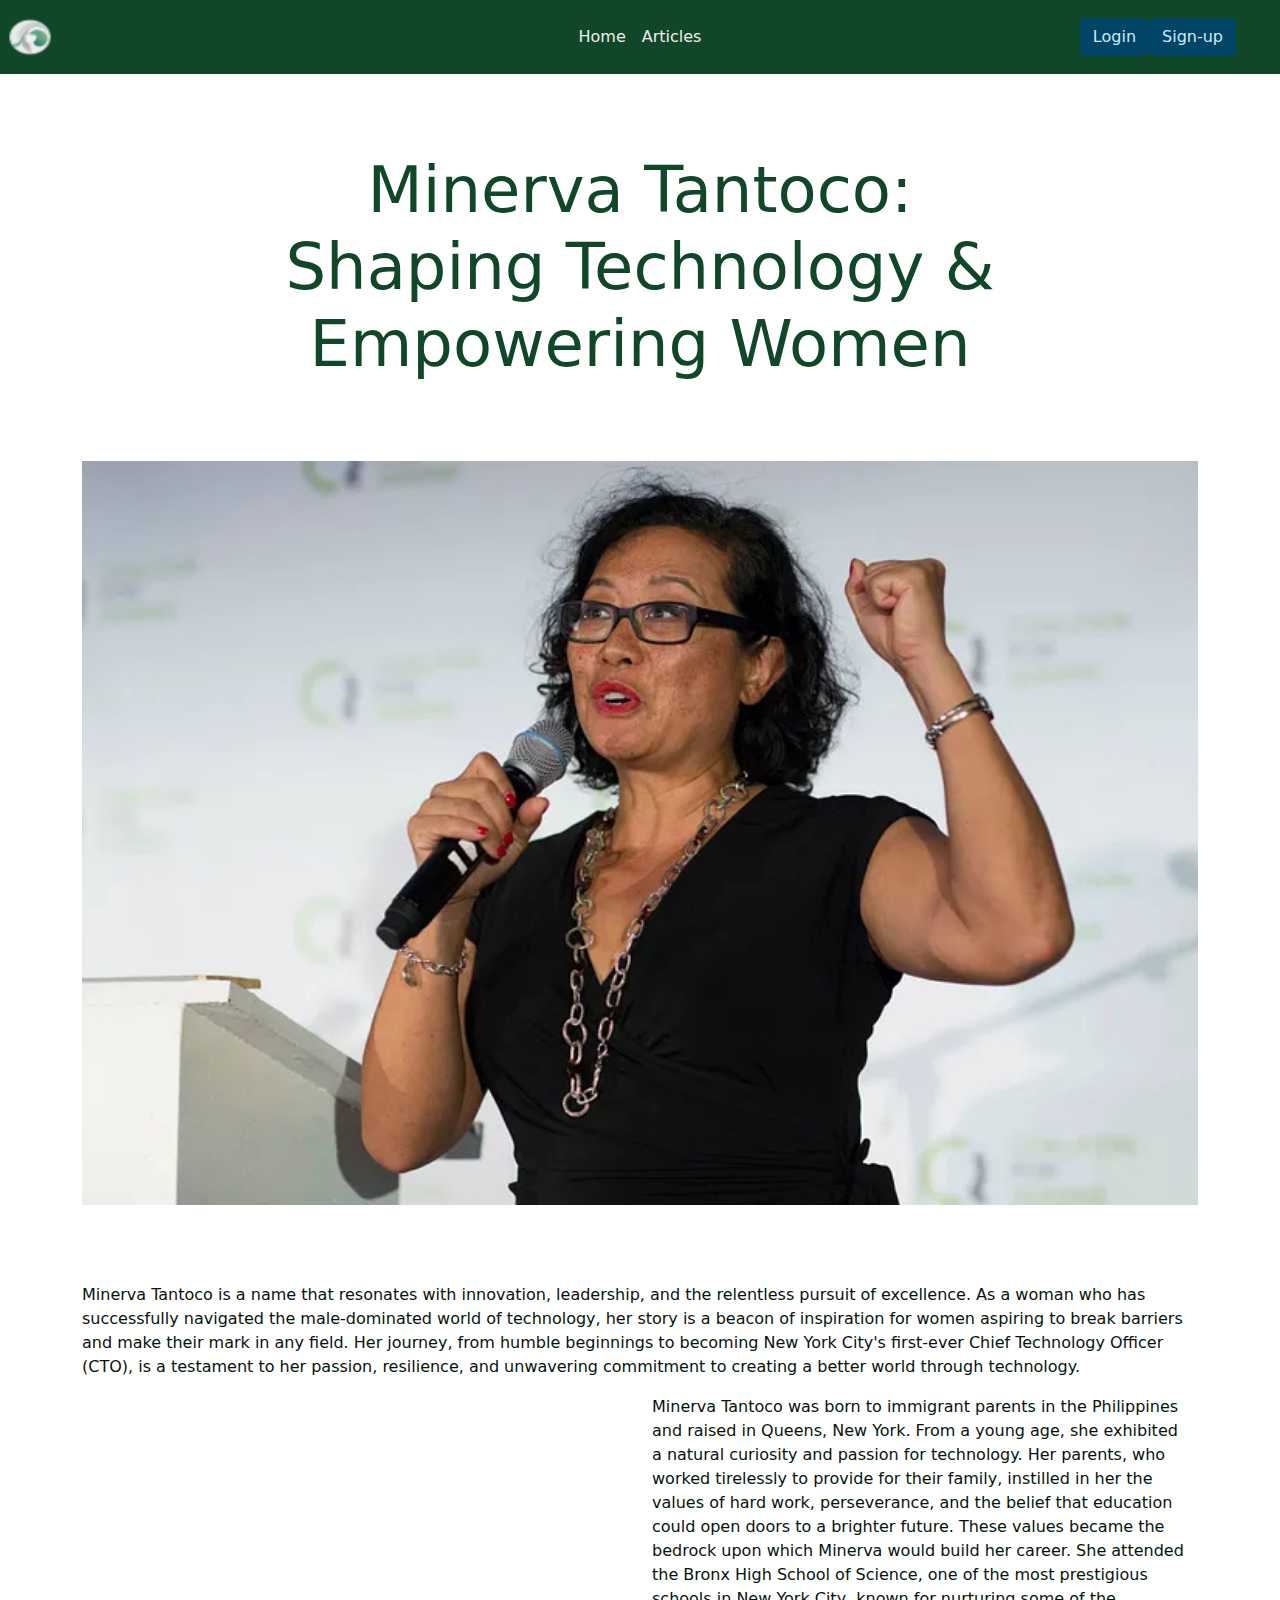
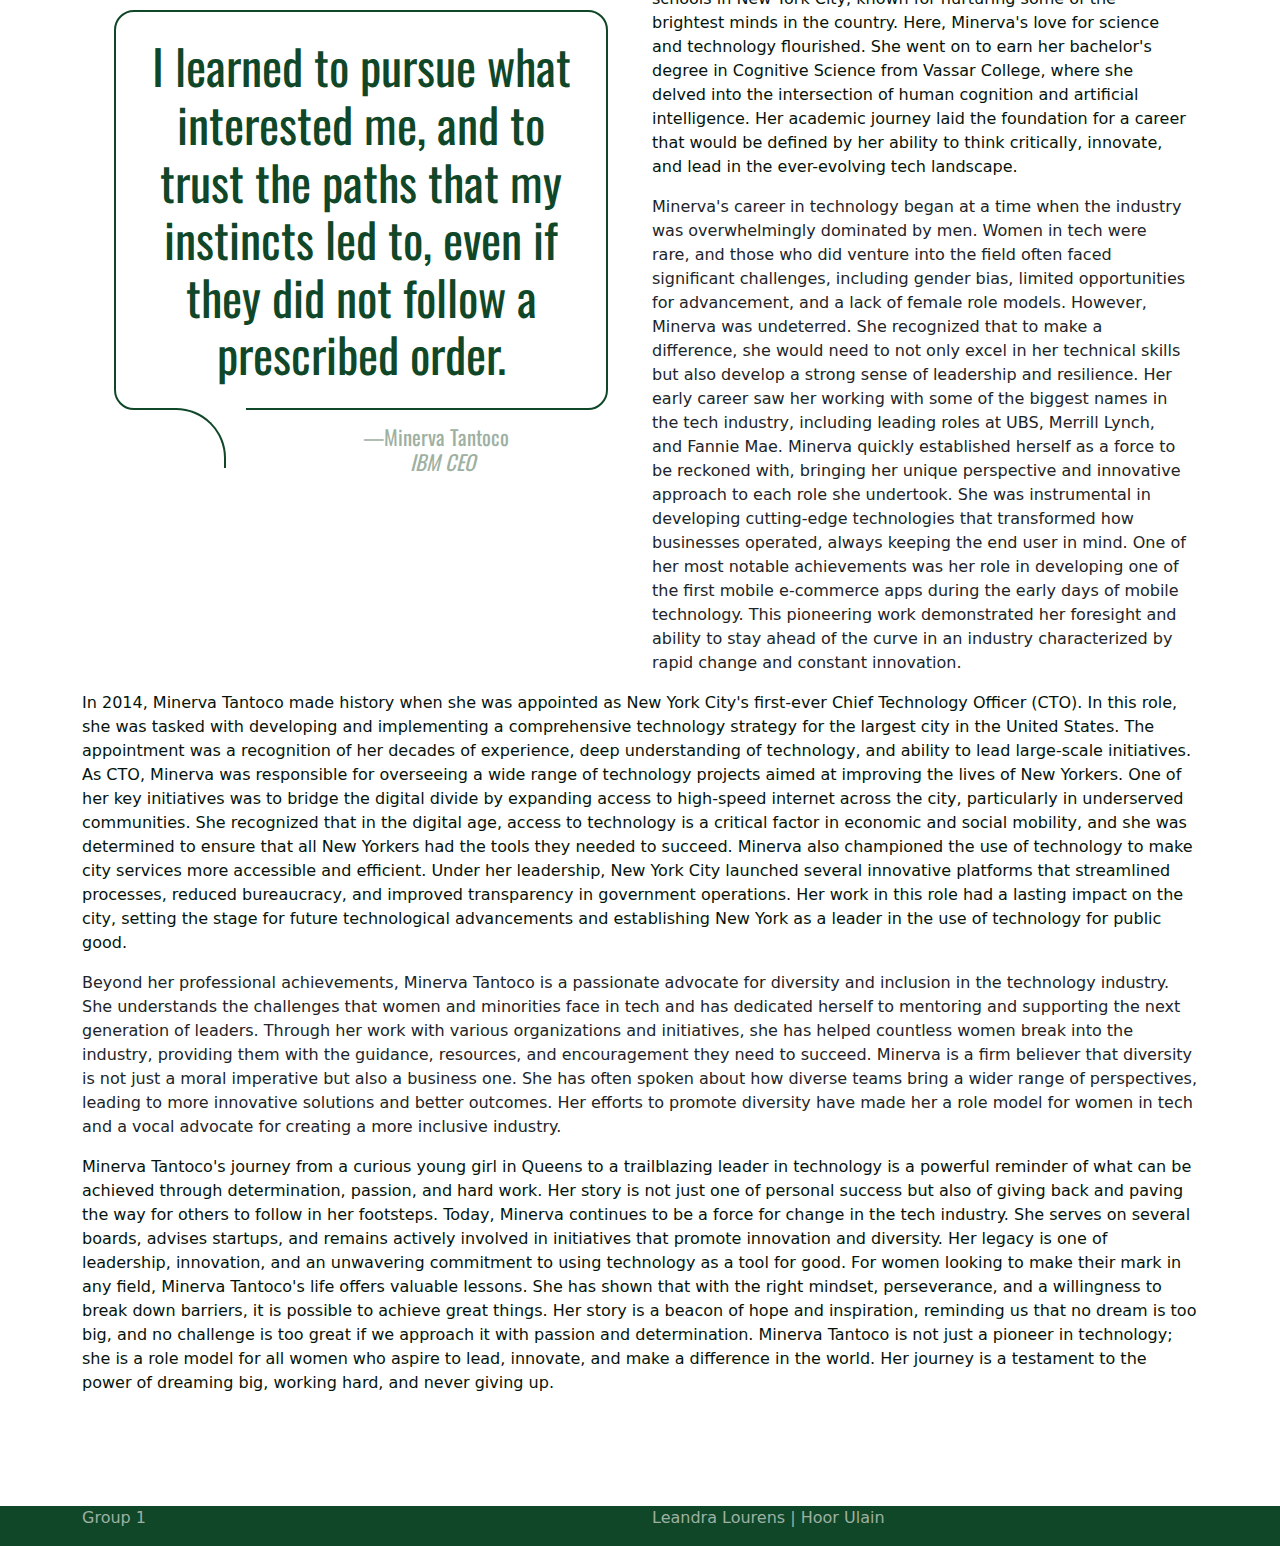
<file: articles/minerva-tantoco.html>
<!DOCTYPE html>
<html lang="en">

<head>
    <meta charset="UTF-8">
    <meta name="viewport" content="width=device-width, initial-scale=1.0">
    <!-- Fonts -->
    <style>
        @import url('https://fonts.googleapis.com/css2?family=Oswald:wght@200..700&display=swap');
    </style>

    <style>
        @import url('https://fonts.googleapis.com/css2?family=Montserrat:ital,wght@0,100..900;1,100..900&family=Oswald:wght@200..700&display=swap');
    </style>
    <!-- Bootstrap -->
    <link href="https://cdn.jsdelivr.net/npm/bootstrap@5.3.3/dist/css/bootstrap.min.css" rel="stylesheet"
        integrity="sha384-QWTKZyjpPEjISv5WaRU9OFeRpok6YctnYmDr5pNlyT2bRjXh0JMhjY6hW+ALEwIH" crossorigin="anonymous">
    <!-- CSS -->
    <link rel="stylesheet" href="../articles/article-styling.css">
    <title>Minerva Tantoco</title>
</head>

<body>

    <!-- Nav menu -->
    <nav class="navbar navbar-expand-lg custom-nav">

        <a class="navbar-brand" href="#">
            <img src="../Images/favicon-32x32.png" alt="" width="60" height="48" class="favicon">
        </a>

        <div class="container justify-content-centerr">
            <button class="navbar-toggler" type="button" data-toggle="collapse" data-target="#navbarSupportedContent"
                aria-controls="navbarSupportedContent" aria-expanded="false" aria-label="Toggle navigation">
                <span class="navbar-toggler-icon"></span>
            </button>
            <div class="collapse navbar-collapse" id="navbarSupportedContent">
                <ul class="navbar-nav mr-auto position-absolute top-50 start-50 translate-middle">
                    <li class="nav-item active">
                        <a class="nav-link" href="../index.html">Home</a>
                    </li>
                    <li class="nav-item">
                        <a class="nav-link" href="../Pages/articlesPage.html">Articles</a>
                    </li>
                </ul>
            </div>

            <div>
                <ul class="nav justify-content-end">
                    <li class="nav-item">
                        <button class="btn btn-primary" id="login" href="#">Login</button>
                    </li>
                    <li class="nav-item">
                        <button class="btn btn-primary" id="signup" href="#">Sign-up</button>
                    </li>
                </ul>
            </div>

        </div>
    </nav>

    <div>
    </div>


    <!-- End of Nav menu -->

    <!-- Article body -->
    <div class="container-sm"> <!--Article box-->
        <h1 class="main-heading">Minerva Tantoco: <br> Shaping Technology & Empowering Women</h1>

        <img src="../Images/minerva-tantoco-header-img.webp" class="header-img">

        <p class="article-paragraph">
            Minerva Tantoco is a name that resonates with innovation, leadership, and the relentless pursuit of
            excellence. As a woman who has successfully navigated the male-dominated world of technology, her story is a
            beacon of inspiration for women aspiring to break barriers and make their mark in any field. Her journey,
            from humble beginnings to becoming New York City's first-ever Chief Technology Officer (CTO), is a testament
            to her passion, resilience, and unwavering commitment to creating a better world through technology.
        </p>

        <div class="container text-center">
            <div class="row align-items-center">
                <div class="col">
                    <div class="blockquote-wrapper">
                        <div class="blockquote">
                            <h1>
                                I learned to pursue what interested me, and to trust the paths that my instincts led to,
                                even if they did not follow a prescribed order.
                            </h1>
                            <h4>&mdash;Minerva Tantoco<br><em>IBM CEO</em></h4>
                        </div>
                    </div>
                </div>
                <div class="col span-10">
                    <p class="article-paragraph">
                        Minerva Tantoco was born to immigrant parents in the Philippines and raised in Queens, New York.
                        From a young age, she exhibited a natural curiosity and passion for technology. Her parents, who
                        worked tirelessly to provide for their family, instilled in her the values of hard work,
                        perseverance, and the belief that education could open doors to a brighter future. These values
                        became the bedrock upon which Minerva would build her career.

                        She attended the Bronx High School of Science, one of the most prestigious schools in New York
                        City, known for nurturing some of the brightest minds in the country. Here, Minerva's love for
                        science and technology flourished. She went on to earn her bachelor's degree in Cognitive
                        Science from Vassar College, where she delved into the intersection of human cognition and
                        artificial intelligence. Her academic journey laid the foundation for a career that would be
                        defined by her ability to think critically, innovate, and lead in the ever-evolving tech
                        landscape.
                    </p>
                    <p>
                        Minerva's career in technology began at a time when the industry was overwhelmingly dominated by
                        men. Women in tech were rare, and those who did venture into the field often faced significant
                        challenges, including gender bias, limited opportunities for advancement, and a lack of female
                        role models. However, Minerva was undeterred. She recognized that to make a difference, she
                        would need to not only excel in her technical skills but also develop a strong sense of
                        leadership and resilience.

                        Her early career saw her working with some of the biggest names in the tech industry, including
                        leading roles at UBS, Merrill Lynch, and Fannie Mae. Minerva quickly established herself as a
                        force to be reckoned with, bringing her unique perspective and innovative approach to each role
                        she undertook. She was instrumental in developing cutting-edge technologies that transformed how
                        businesses operated, always keeping the end user in mind.

                        One of her most notable achievements was her role in developing one of the first mobile
                        e-commerce apps during the early days of mobile technology. This pioneering work demonstrated
                        her foresight and ability to stay ahead of the curve in an industry characterized by rapid
                        change and constant innovation.
                    </p>
                </div>
            </div>
        </div>

        <p class="article-paragraph">
            In 2014, Minerva Tantoco made history when she was appointed as New York City's first-ever Chief Technology
            Officer (CTO). In this role, she was tasked with developing and implementing a comprehensive technology
            strategy for the largest city in the United States. The appointment was a recognition of her decades of
            experience, deep understanding of technology, and ability to lead large-scale initiatives.

            As CTO, Minerva was responsible for overseeing a wide range of technology projects aimed at improving the
            lives of New Yorkers. One of her key initiatives was to bridge the digital divide by expanding access to
            high-speed internet across the city, particularly in underserved communities. She recognized that in the
            digital age, access to technology is a critical factor in economic and social mobility, and she was
            determined to ensure that all New Yorkers had the tools they needed to succeed.

            Minerva also championed the use of technology to make city services more accessible and efficient. Under her
            leadership, New York City launched several innovative platforms that streamlined processes, reduced
            bureaucracy, and improved transparency in government operations. Her work in this role had a lasting impact
            on the city, setting the stage for future technological advancements and establishing New York as a leader
            in the use of technology for public good.
        </p>
        <p>
            Beyond her professional achievements, Minerva Tantoco is a passionate advocate for diversity and inclusion
            in the technology industry. She understands the challenges that women and minorities face in tech and has
            dedicated herself to mentoring and supporting the next generation of leaders. Through her work with various
            organizations and initiatives, she has helped countless women break into the industry, providing them with
            the guidance, resources, and encouragement they need to succeed.

            Minerva is a firm believer that diversity is not just a moral imperative but also a business one. She has
            often spoken about how diverse teams bring a wider range of perspectives, leading to more innovative
            solutions and better outcomes. Her efforts to promote diversity have made her a role model for women in tech
            and a vocal advocate for creating a more inclusive industry.
        </p>
        <!-- <p>
            Rometty’s strategy as CEO was centered around three transformative pillars: cloud computing, data analytics,
            and artificial intelligence. She recognized early on that these technologies would be the key drivers of
            innovation and business growth in the coming decades. Under her leadership, IBM made substantial investments
            in these areas, most notably in the development of the IBM Watson platform, which quickly became a flagship
            example of the company’s AI capabilities. Watson was not just a product; it was a symbol of IBM’s commitment
            to leading the AI revolution, showcasing the potential of AI to transform industries ranging from healthcare
            to finance. One of Rometty’s most significant and boldest moves was the acquisition of Red Hat in 2018 for
            $34 billion, the largest in IBM’s history. This acquisition was a calculated risk, representing a major bet
            on open-source cloud software, and it solidified IBM’s position as a formidable player in the cloud
            computing market. Rometty’s vision was to create a hybrid cloud environment that could seamlessly bridge
            traditional IT infrastructure with modern cloud services, providing businesses with the flexibility and
            innovation they needed to thrive in the digital age. This strategy was aimed at ensuring IBM’s relevance in
            a rapidly evolving market, positioning it not just as a survivor of the digital transformation, but as a
            leader.
        </p>

        <div class="container text-center">
            <div class="row align-items-center">
                <div class="col">
                    <p>
                        Despite Rometty’s visionary approach, her tenure as CEO was not without its challenges and
                        criticisms. IBM’s
                        revenue continued to decline for several years, as the company struggled to transition away from
                        its legacy
                        businesses while simultaneously building new streams of revenue in emerging technologies.
                        Critics pointed to
                        these financial struggles as evidence that the transformation was not happening quickly enough
                        and
                        questioned whether IBM could regain its former glory. However, Rometty remained steadfast in her
                        belief that
                        the changes she was implementing would ultimately pay off in the long run. Her leadership style,
                        characterized by a focus on long-term results rather than short-term gains, was both praised for
                        its
                        foresight and criticized for its perceived slowness. Rometty often emphasized the importance of
                        continuous
                        learning and adaptation, both for herself and for the company. She was known for her hands-on
                        approach to
                        leadership and her willingness to make tough decisions, even when they were unpopular. This
                        included
                        significant workforce reductions and divestitures, which were necessary to streamline the
                        company and focus
                        on the strategic areas she believed would drive future growth. While some stakeholders were
                        frustrated by
                        the pace of change, others saw Rometty’s leadership as exactly what was needed to navigate IBM
                        through a
                        complex and rapidly changing technological landscape.
                    </p>
                </div>
                <div class="col">
                    <img src="../Images/ginni_rometty-article-img-1.jpg" class="article-img">
                </div>
            </div>

            <p>
                When Ginni Rometty stepped down as CEO of IBM in April 2020, she left behind a legacy of profound
                transformation and forward-looking innovation. Her leadership not only reshaped IBM into a modern
                technology
                company poised for future growth but also ensured that it remained relevant in an industry that is
                perpetually on the brink of the next big breakthrough. Rometty’s focus on AI, cloud computing, and
                quantum
                computing positioned IBM as a leader in these critical and emerging fields, setting the stage for the
                company to thrive in the decades to come. Beyond her accomplishments within IBM, Rometty’s impact on the
                broader technology industry and corporate world is equally significant. As a trailblazer for women in
                technology, she has been a vocal advocate for diversity and inclusion, both within IBM and across the
                industry. She launched initiatives like IBM’s “P-TECH” (Pathways in Technology Early College High
                School)
                program, designed to create a pipeline of diverse talent in STEM fields, particularly among
                underrepresented
                groups. Her commitment to social responsibility and education has inspired countless women and
                minorities to
                pursue careers in technology, helping to create a more inclusive and equitable industry.
            </p> -->
        <p class="final-paragraph article-paragraph">
            Minerva Tantoco's journey from a curious young girl in Queens to a trailblazing leader in technology is a
            powerful reminder of what can be achieved through determination, passion, and hard work. Her story is not
            just one of personal success but also of giving back and paving the way for others to follow in her
            footsteps.

            Today, Minerva continues to be a force for change in the tech industry. She serves on several boards,
            advises startups, and remains actively involved in initiatives that promote innovation and diversity. Her
            legacy is one of leadership, innovation, and an unwavering commitment to using technology as a tool for
            good.

            For women looking to make their mark in any field, Minerva Tantoco's life offers valuable lessons. She has
            shown that with the right mindset, perseverance, and a willingness to break down barriers, it is possible to
            achieve great things. Her story is a beacon of hope and inspiration, reminding us that no dream is too big,
            and no challenge is too great if we approach it with passion and determination.

            Minerva Tantoco is not just a pioneer in technology; she is a role model for all women who aspire to lead,
            innovate, and make a difference in the world. Her journey is a testament to the power of dreaming big,
            working hard, and never giving up.
        </p>
    </div>

    <!-- Footer -->
    <footer class="ft-background cust custom-nav">
        <div class="container text-center">
            <div class="row align-items-center">
                <div class="col">
                    <p>Group 1</p>
                </div>
                <div class="col">
                    <p>Leandra Lourens | Hoor Ulain
                    </p>
                </div>
            </div>
        </div>
    </footer>

    <!-- JS -->
    <script src="../script.js">
    </script>

</body>

</html>
</file>
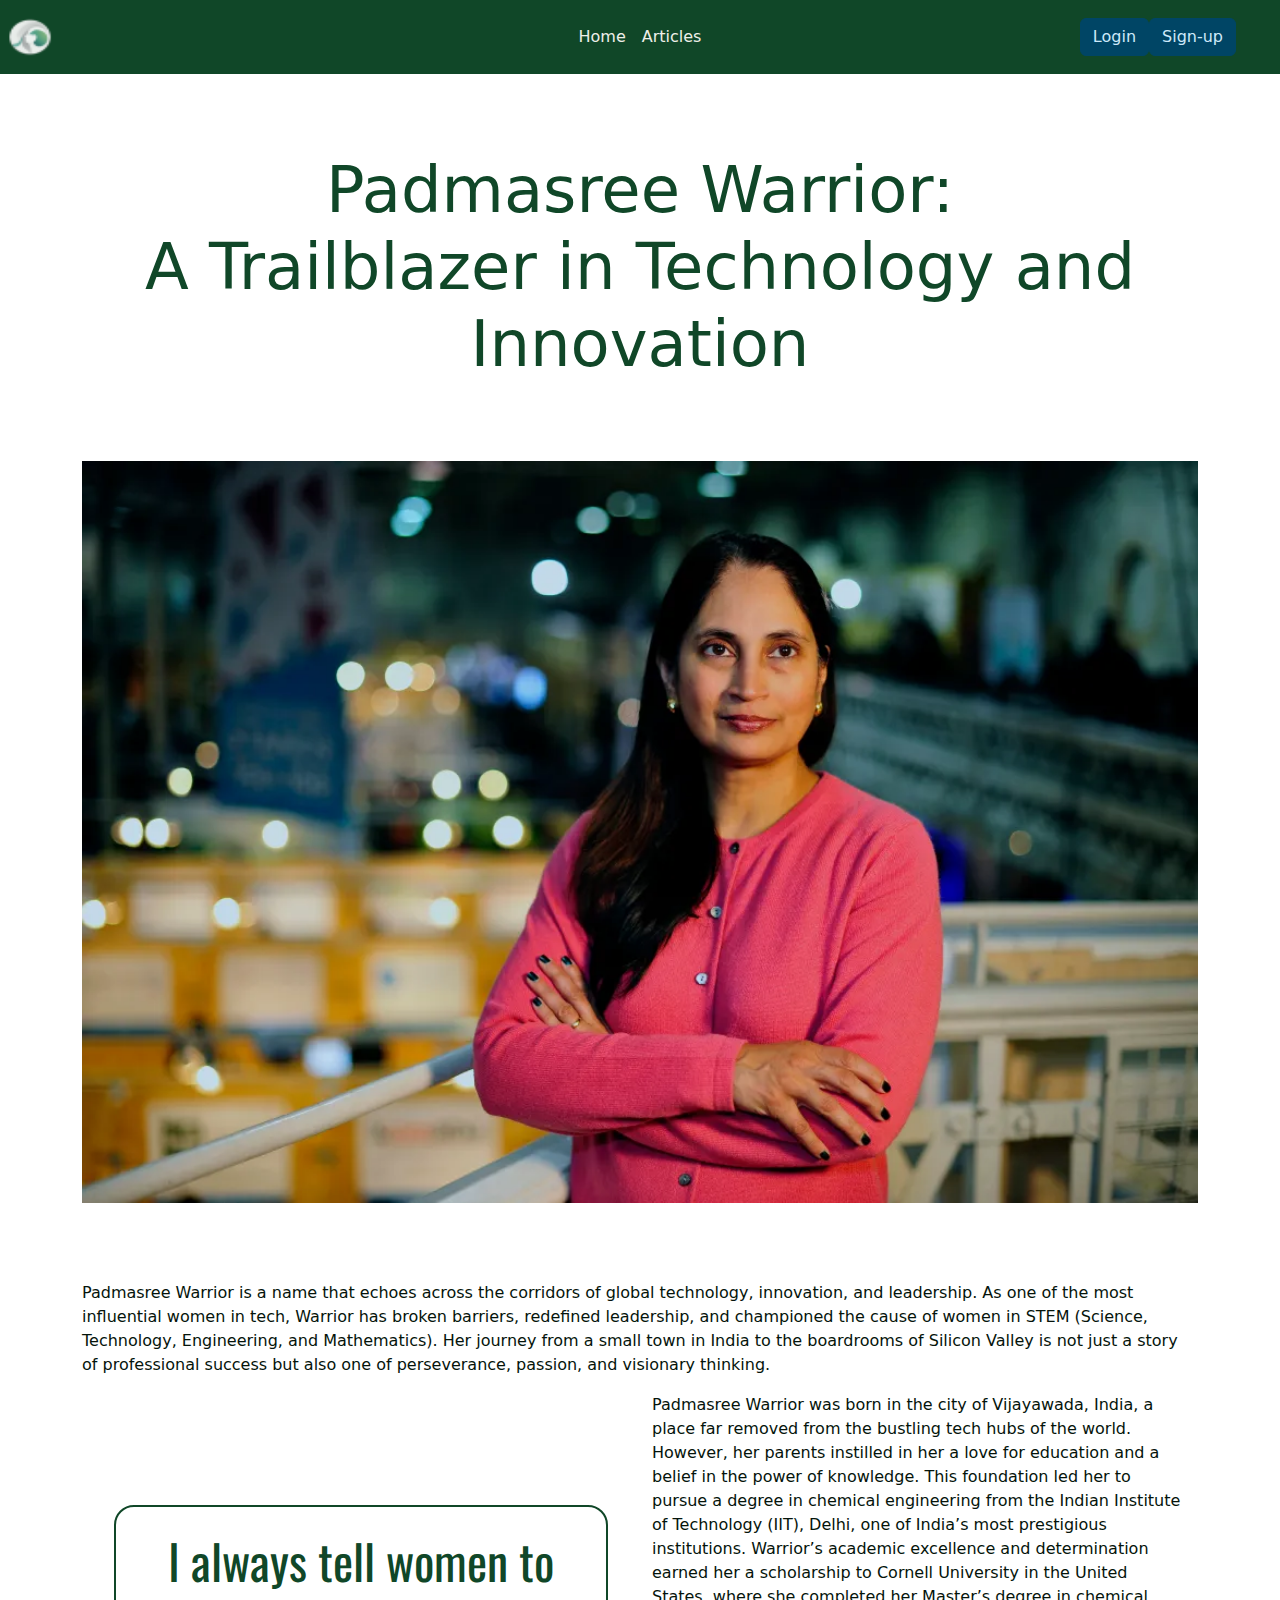
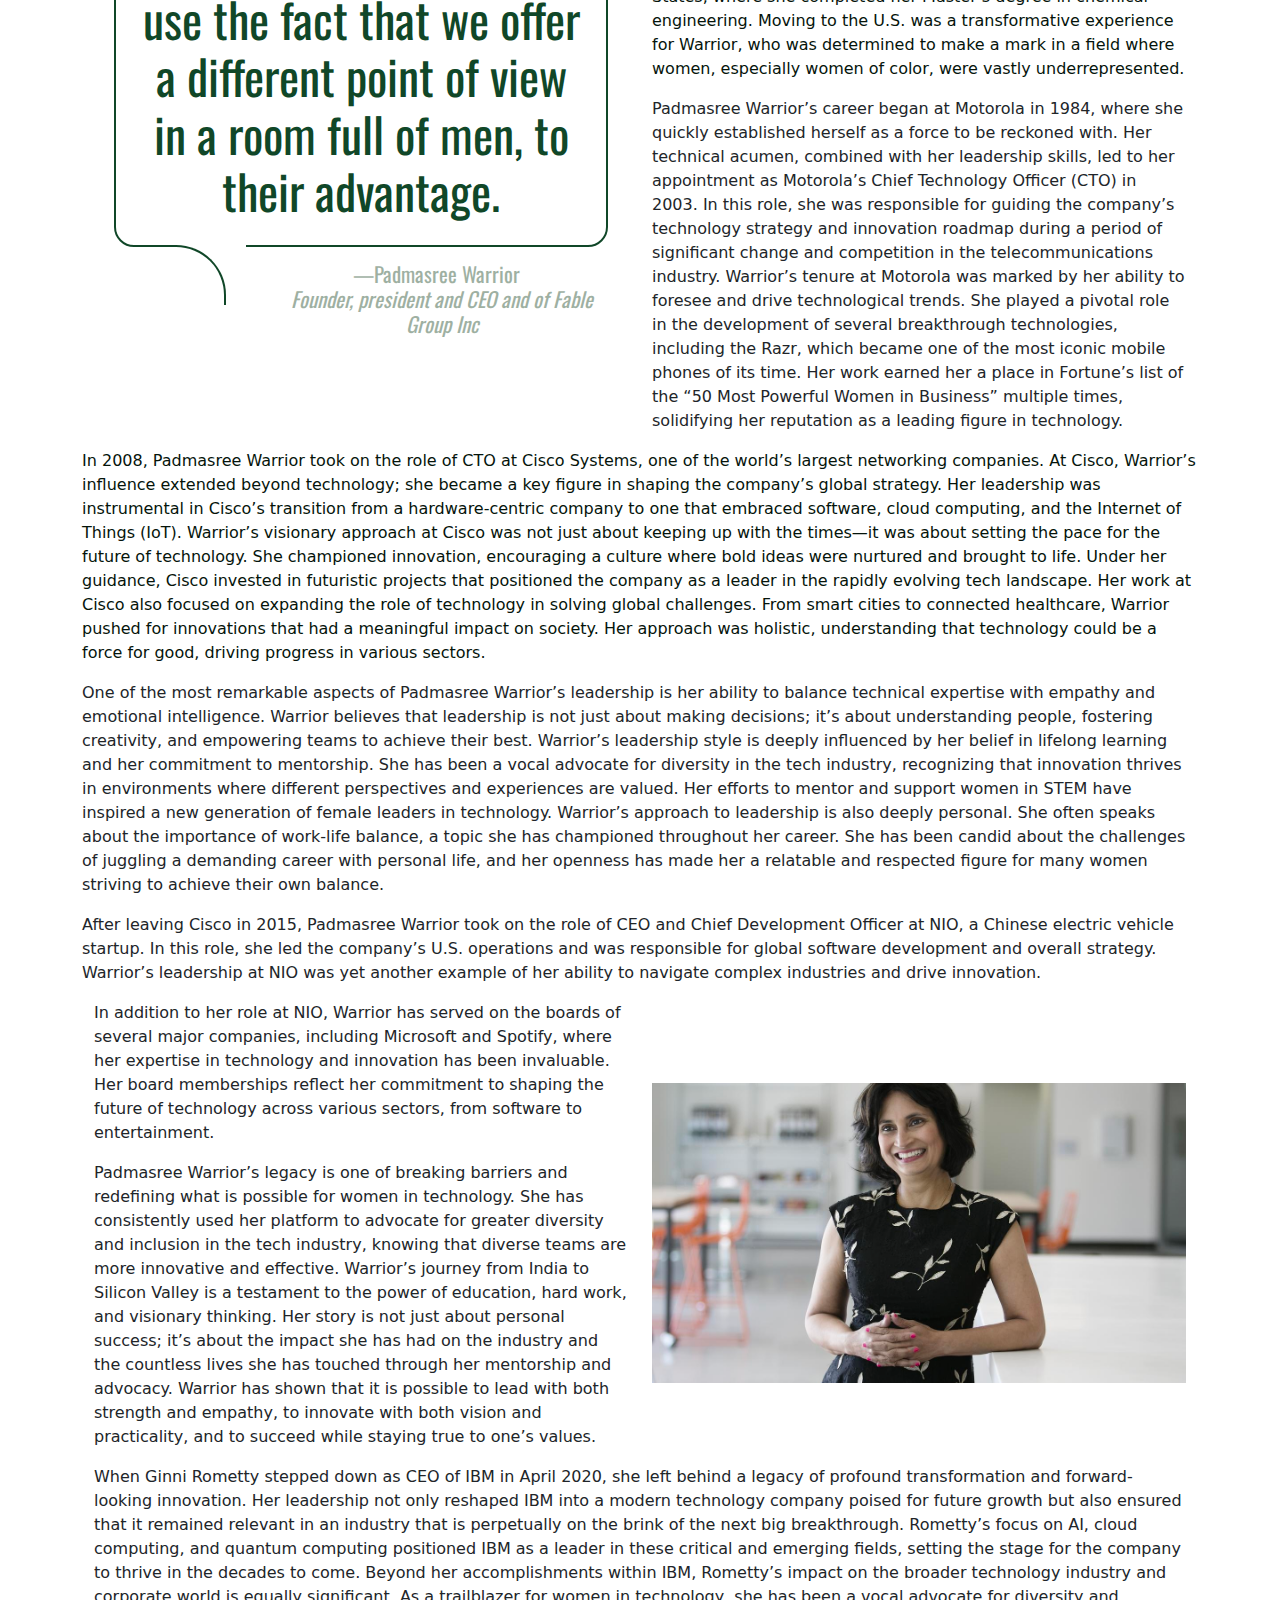
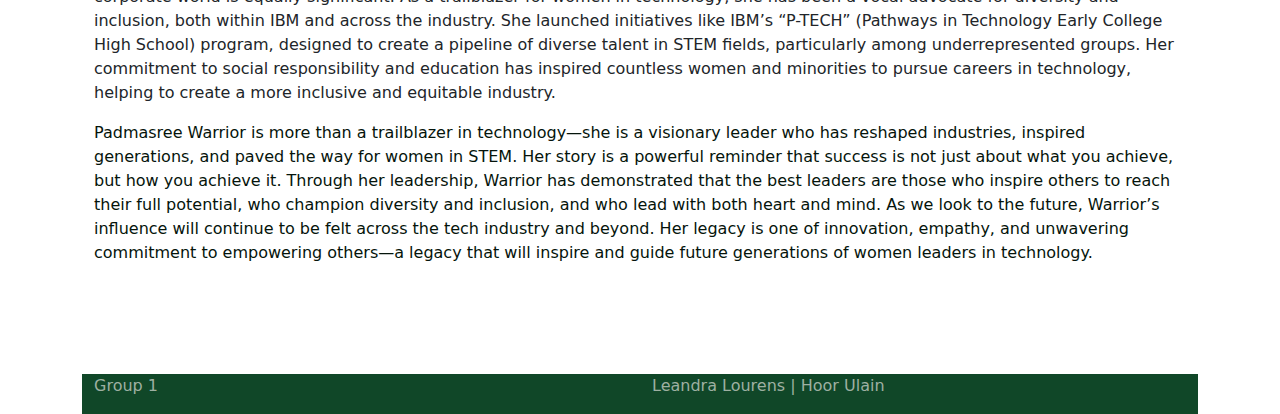
<file: articles/padmasree-warrior.html>
<!DOCTYPE html>
<html lang="en">

<head>
    <meta charset="UTF-8">
    <meta name="viewport" content="width=device-width, initial-scale=1.0">
    <!-- Fonts -->
    <style>
        @import url('https://fonts.googleapis.com/css2?family=Oswald:wght@200..700&display=swap');
    </style>

    <style>
        @import url('https://fonts.googleapis.com/css2?family=Montserrat:ital,wght@0,100..900;1,100..900&family=Oswald:wght@200..700&display=swap');
    </style>
    <!-- Bootstrap -->
    <link href="https://cdn.jsdelivr.net/npm/bootstrap@5.3.3/dist/css/bootstrap.min.css" rel="stylesheet"
        integrity="sha384-QWTKZyjpPEjISv5WaRU9OFeRpok6YctnYmDr5pNlyT2bRjXh0JMhjY6hW+ALEwIH" crossorigin="anonymous">
    <!-- CSS -->
    <link rel="stylesheet" href="../articles/article-styling.css">
    <title>Padmasree Warrior</title>
</head>

<body>

    <!-- Nav menu -->
    <nav class="navbar navbar-expand-lg custom-nav">

        <a class="navbar-brand" href="#">
            <img src="../Images/favicon-32x32.png" alt="" width="60" height="48" class="favicon">
        </a>

        <div class="container justify-content-centerr">
            <button class="navbar-toggler" type="button" data-toggle="collapse" data-target="#navbarSupportedContent"
                aria-controls="navbarSupportedContent" aria-expanded="false" aria-label="Toggle navigation">
                <span class="navbar-toggler-icon"></span>
            </button>
            <div class="collapse navbar-collapse" id="navbarSupportedContent">
                <ul class="navbar-nav mr-auto position-absolute top-50 start-50 translate-middle">
                    <li class="nav-item active">
                        <a class="nav-link" href="../index.html">Home</a>
                    </li>
                    <li class="nav-item">
                        <a class="nav-link" href="../Pages/articlesPage.html">Articles</a>
                    </li>
                </ul>
            </div>

            <div>
                <ul class="nav justify-content-end">
                    <li class="nav-item">
                        <button class="btn btn-primary" id="login" href="#">Login</button>
                    </li>
                    <li class="nav-item">
                        <button class="btn btn-primary" id="signup" href="#">Sign-up</button>
                    </li>
                </ul>
            </div>

        </div>
    </nav>

    <div>
    </div>


    <!-- End of Nav menu -->

    <!-- Article body -->
    <div class="container-sm"> <!--Article box-->
        <h1 class="main-heading">Padmasree Warrior: <br> A Trailblazer in Technology and Innovation</h1>

        <img src="../Images/padmasree-warrior-header-img.webp" class="header-img">

        <p class="article-paragraph">
            Padmasree Warrior is a name that echoes across the corridors of global technology, innovation, and
            leadership. As one of the most influential women in tech, Warrior has broken barriers, redefined leadership,
            and championed the cause of women in STEM (Science, Technology, Engineering, and Mathematics). Her journey
            from a small town in India to the boardrooms of Silicon Valley is not just a story of professional success
            but also one of perseverance, passion, and visionary thinking.
        </p>

        <div class="container text-center">
            <div class="row align-items-center">
                <div class="col">
                    <div class="blockquote-wrapper">
                        <div class="blockquote">
                            <h1>
                                I always tell women to use the fact that we offer a different point of view in a room
                                full of men, to their advantage.
                            </h1>
                            <h4>&mdash;Padmasree Warrior<br><em> Founder, president and CEO and of Fable Group Inc</em>
                            </h4>
                        </div>
                    </div>
                </div>
                <div class="col span-10">
                    <p class="article-paragraph">
                        Padmasree Warrior was born in the city of Vijayawada, India, a place far removed from the
                        bustling tech hubs of the world. However, her parents instilled in her a love for education and
                        a belief in the power of knowledge. This foundation led her to pursue a degree in chemical
                        engineering from the Indian Institute of Technology (IIT), Delhi, one of India’s most
                        prestigious institutions.

                        Warrior’s academic excellence and determination earned her a scholarship to Cornell University
                        in the United States, where she completed her Master’s degree in chemical engineering. Moving to
                        the U.S. was a transformative experience for Warrior, who was determined to make a mark in a
                        field where women, especially women of color, were vastly underrepresented.
                    </p>
                    <p>
                        Padmasree Warrior’s career began at Motorola in 1984, where she quickly established herself as a
                        force to be reckoned with. Her technical acumen, combined with her leadership skills, led to her
                        appointment as Motorola’s Chief Technology Officer (CTO) in 2003. In this role, she was
                        responsible for guiding the company’s technology strategy and innovation roadmap during a period
                        of significant change and competition in the telecommunications industry.

                        Warrior’s tenure at Motorola was marked by her ability to foresee and drive technological
                        trends. She played a pivotal role in the development of several breakthrough technologies,
                        including the Razr, which became one of the most iconic mobile phones of its time. Her work
                        earned her a place in Fortune’s list of the “50 Most Powerful Women in Business” multiple times,
                        solidifying her reputation as a leading figure in technology.
                    </p>
                </div>
            </div>
        </div>

        <p class="article-paragraph">
            In 2008, Padmasree Warrior took on the role of CTO at Cisco Systems, one of the world’s largest networking
            companies. At Cisco, Warrior’s influence extended beyond technology; she became a key figure in shaping the
            company’s global strategy. Her leadership was instrumental in Cisco’s transition from a hardware-centric
            company to one that embraced software, cloud computing, and the Internet of Things (IoT).

            Warrior’s visionary approach at Cisco was not just about keeping up with the times—it was about setting the
            pace for the future of technology. She championed innovation, encouraging a culture where bold ideas were
            nurtured and brought to life. Under her guidance, Cisco invested in futuristic projects that positioned the
            company as a leader in the rapidly evolving tech landscape.

            Her work at Cisco also focused on expanding the role of technology in solving global challenges. From smart
            cities to connected healthcare, Warrior pushed for innovations that had a meaningful impact on society. Her
            approach was holistic, understanding that technology could be a force for good, driving progress in various
            sectors.
        </p>
        <p>
            One of the most remarkable aspects of Padmasree Warrior’s leadership is her ability to balance technical
            expertise with empathy and emotional intelligence. Warrior believes that leadership is not just about making
            decisions; it’s about understanding people, fostering creativity, and empowering teams to achieve their
            best.

            Warrior’s leadership style is deeply influenced by her belief in lifelong learning and her commitment to
            mentorship. She has been a vocal advocate for diversity in the tech industry, recognizing that innovation
            thrives in environments where different perspectives and experiences are valued. Her efforts to mentor and
            support women in STEM have inspired a new generation of female leaders in technology.

            Warrior’s approach to leadership is also deeply personal. She often speaks about the importance of work-life
            balance, a topic she has championed throughout her career. She has been candid about the challenges of
            juggling a demanding career with personal life, and her openness has made her a relatable and respected
            figure for many women striving to achieve their own balance.
        </p>
        <p>
            After leaving Cisco in 2015, Padmasree Warrior took on the role of CEO and Chief Development
            Officer at NIO,
            a Chinese electric vehicle startup. In this role, she led the company’s U.S. operations and was
            responsible
            for global software development and overall strategy. Warrior’s leadership at NIO was yet
            another example of
            her ability to navigate complex industries and drive innovation.
        </p>

        <div class="container text-center">
            <div class="row align-items-center">
                <div class="col">
                    <p>

                        In addition to her role at NIO, Warrior has served on the boards of several major companies,
                        including
                        Microsoft and Spotify, where her expertise in technology and innovation has been invaluable. Her
                        board
                        memberships reflect her commitment to shaping the future of technology across various sectors,
                        from software
                        to entertainment.
                    </p>
                    <p>
                        Padmasree Warrior’s legacy is one of breaking barriers and redefining what is possible for women
                        in technology. She has consistently used her platform to advocate for greater diversity and
                        inclusion in the tech industry, knowing that diverse teams are more innovative and effective.
                        Warrior’s journey from India to Silicon Valley is a testament to the power of education, hard
                        work, and visionary thinking.

                        Her story is not just about personal success; it’s about the impact she has had on the industry
                        and the countless lives she has touched through her mentorship and advocacy. Warrior has shown
                        that it is possible to lead with both strength and empathy, to innovate with both vision and
                        practicality, and to succeed while staying true to one’s values.
                    </p>
                </div>
                <div class="col">
                    <img src="../Images/Padmasree-Warrior-article-img-1.webp" class="article-img">
                </div>
            </div>

            <p>
                When Ginni Rometty stepped down as CEO of IBM in April 2020, she left behind a legacy of profound
                transformation and forward-looking innovation. Her leadership not only reshaped IBM into a modern
                technology
                company poised for future growth but also ensured that it remained relevant in an industry that is
                perpetually on the brink of the next big breakthrough. Rometty’s focus on AI, cloud computing, and
                quantum
                computing positioned IBM as a leader in these critical and emerging fields, setting the stage for the
                company to thrive in the decades to come. Beyond her accomplishments within IBM, Rometty’s impact on the
                broader technology industry and corporate world is equally significant. As a trailblazer for women in
                technology, she has been a vocal advocate for diversity and inclusion, both within IBM and across the
                industry. She launched initiatives like IBM’s “P-TECH” (Pathways in Technology Early College High
                School)
                program, designed to create a pipeline of diverse talent in STEM fields, particularly among
                underrepresented
                groups. Her commitment to social responsibility and education has inspired countless women and
                minorities to
                pursue careers in technology, helping to create a more inclusive and equitable industry.
            </p>
            <p class="final-paragraph article-paragraph">
                Padmasree Warrior is more than a trailblazer in technology—she is a visionary leader who has reshaped
                industries, inspired generations, and paved the way for women in STEM. Her story is a powerful reminder
                that success is not just about what you achieve, but how you achieve it. Through her leadership, Warrior
                has demonstrated that the best leaders are those who inspire others to reach their full potential, who
                champion diversity and inclusion, and who lead with both heart and mind.

                As we look to the future, Warrior’s influence will continue to be felt across the tech industry and
                beyond. Her legacy is one of innovation, empathy, and unwavering commitment to empowering others—a
                legacy that will inspire and guide future generations of women leaders in technology.
            </p>
        </div>

        <!-- Footer -->
        <footer class="ft-background cust custom-nav">
            <div class="container text-center">
                <div class="row align-items-center">
                    <div class="col">
                        <p>Group 1</p>
                    </div>
                    <div class="col">
                        <p>Leandra Lourens | Hoor Ulain
                        </p>
                    </div>
                </div>
            </div>
        </footer>
</body>

<!-- JS -->
<script src="../script.js">
</script>

</html>
</file>
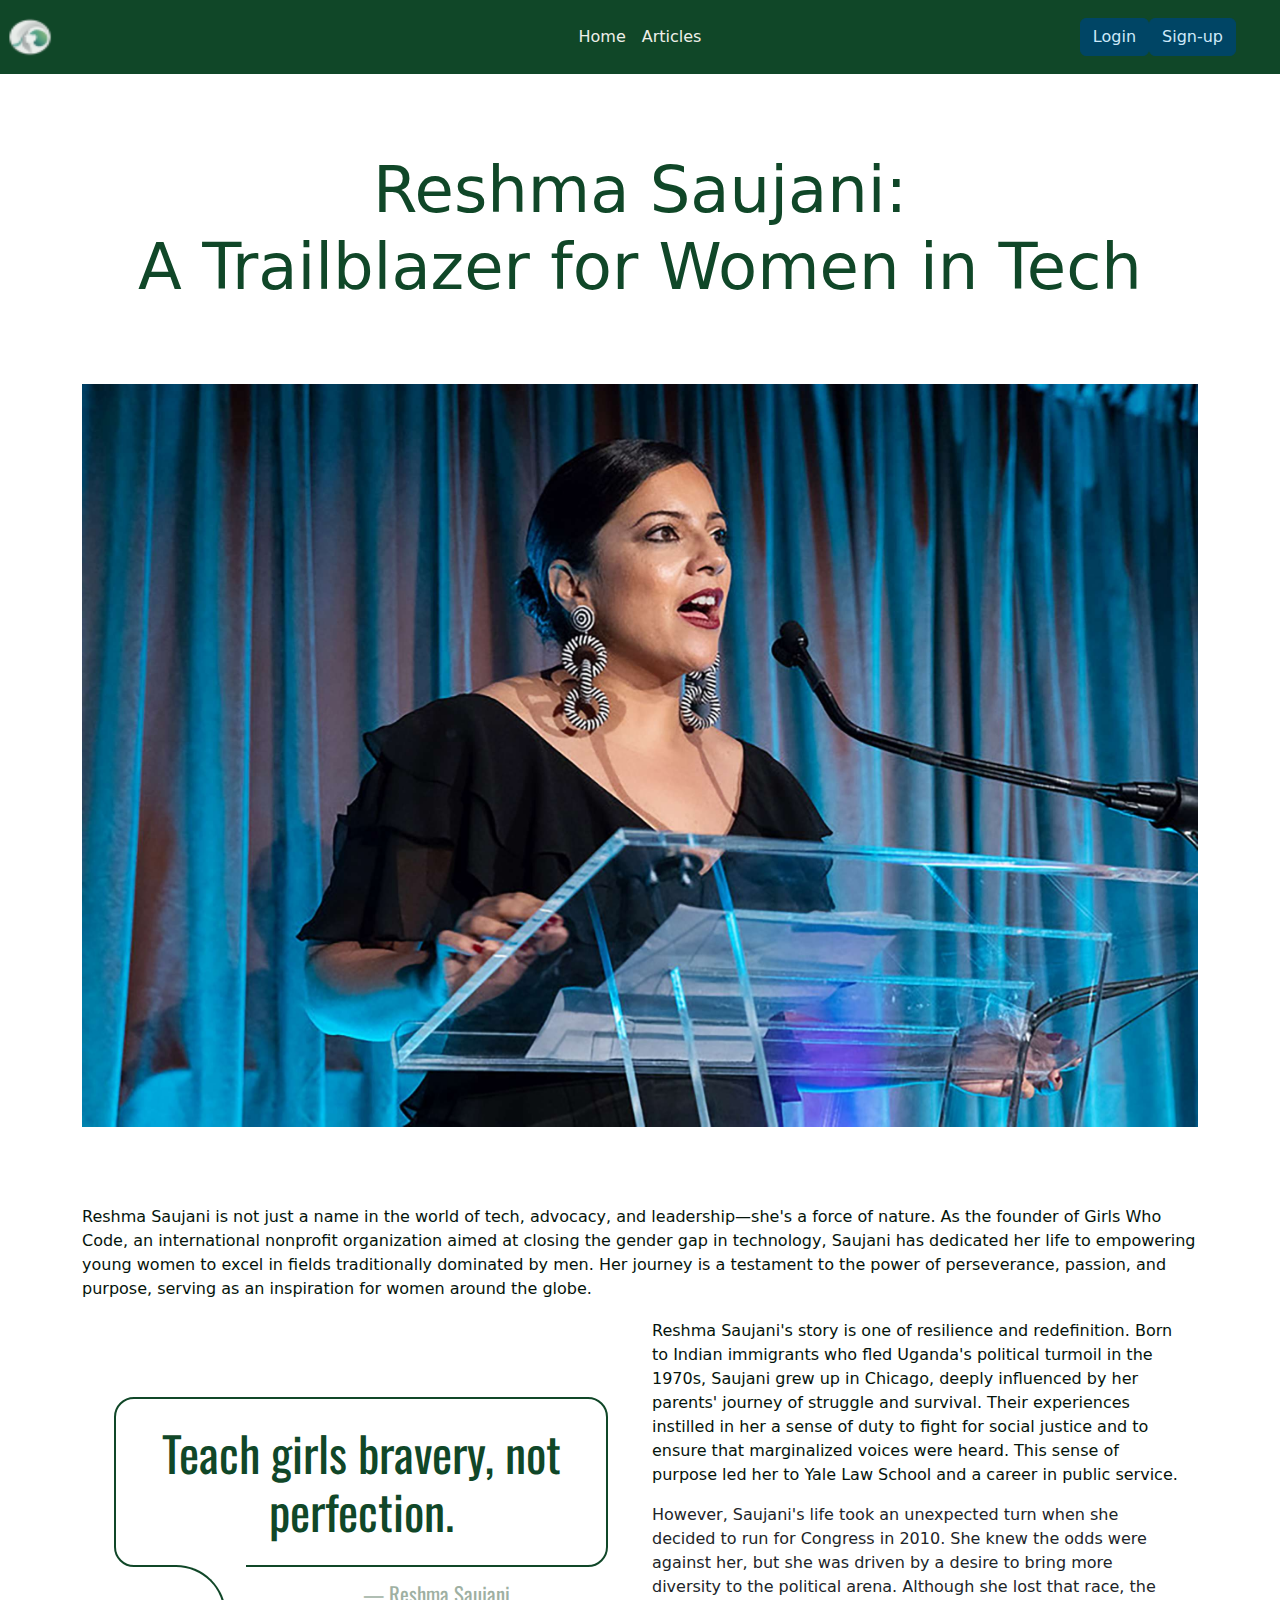
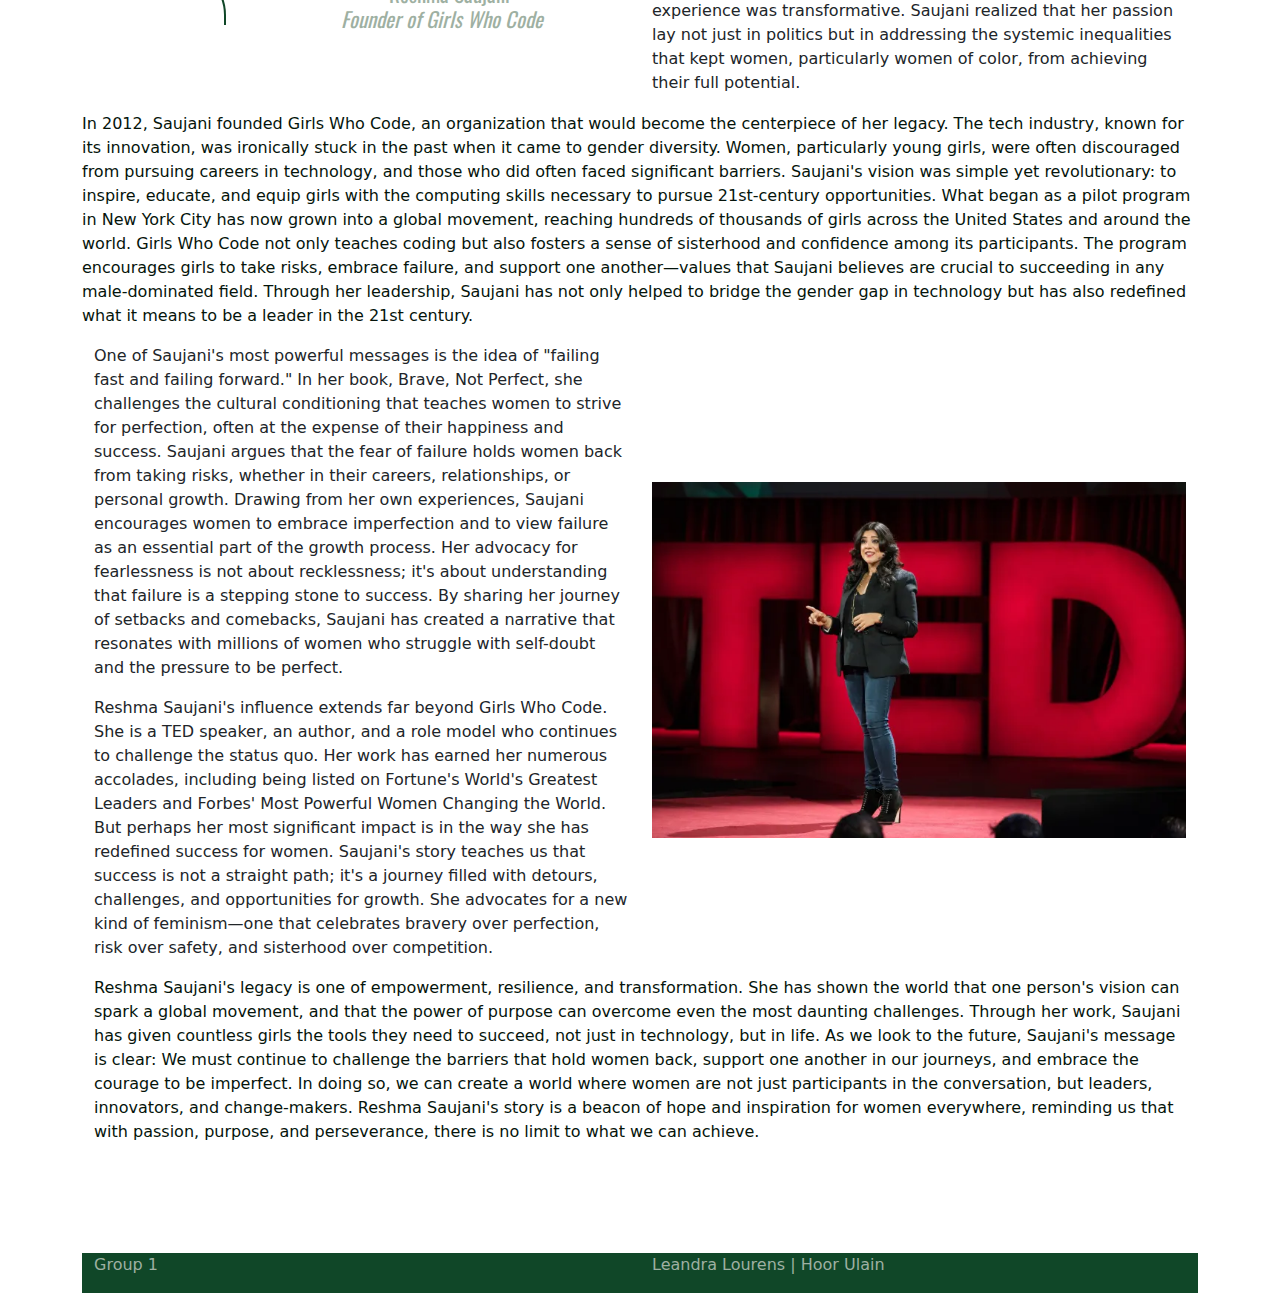
<file: articles/reshma-saujani.html>
<!DOCTYPE html>
<html lang="en">

<head>
    <meta charset="UTF-8">
    <meta name="viewport" content="width=device-width, initial-scale=1.0">
    <!-- Fonts -->
    <style>
        @import url('https://fonts.googleapis.com/css2?family=Oswald:wght@200..700&display=swap');
    </style>

    <style>
        @import url('https://fonts.googleapis.com/css2?family=Montserrat:ital,wght@0,100..900;1,100..900&family=Oswald:wght@200..700&display=swap');
    </style>
    <!-- Bootstrap -->
    <link href="https://cdn.jsdelivr.net/npm/bootstrap@5.3.3/dist/css/bootstrap.min.css" rel="stylesheet"
        integrity="sha384-QWTKZyjpPEjISv5WaRU9OFeRpok6YctnYmDr5pNlyT2bRjXh0JMhjY6hW+ALEwIH" crossorigin="anonymous">
    <!-- CSS -->
    <link rel="stylesheet" href="../articles/article-styling.css">
    <title>Reshma Saujani</title>
</head>

<body>

    <!-- Nav menu -->
    <nav class="navbar navbar-expand-lg custom-nav">

        <a class="navbar-brand" href="#">
            <img src="../Images/favicon-32x32.png" alt="" width="60" height="48" class="favicon">
        </a>

        <div class="container justify-content-centerr">
            <button class="navbar-toggler" type="button" data-toggle="collapse" data-target="#navbarSupportedContent"
                aria-controls="navbarSupportedContent" aria-expanded="false" aria-label="Toggle navigation">
                <span class="navbar-toggler-icon"></span>
            </button>
            <div class="collapse navbar-collapse" id="navbarSupportedContent">
                <ul class="navbar-nav mr-auto position-absolute top-50 start-50 translate-middle">
                    <li class="nav-item active">
                        <a class="nav-link" href="../index.html">Home</a>
                    </li>
                    <li class="nav-item">
                        <a class="nav-link" href="../Pages/articlesPage.html">Articles</a>
                    </li>
                </ul>
            </div>

            <div>
                <ul class="nav justify-content-end">
                    <li class="nav-item">
                        <button class="btn btn-primary" id="login" href="#">Login</button>
                    </li>
                    <li class="nav-item">
                        <button class="btn btn-primary" id="signup" href="#">Sign-up</button>
                    </li>
                </ul>
            </div>

        </div>
    </nav>

    <div>
    </div>


    <!-- End of Nav menu -->

    <!-- Article body -->
    <div class="container-sm"> <!--Article box-->
        <h1 class="main-heading">Reshma Saujani: <br> A Trailblazer for Women in Tech</h1>

        <img src="../Images/reshma-saujani-header-img.jpg" class="header-img">

        <p class="article-paragraph">
            Reshma Saujani is not just a name in the world of tech, advocacy, and leadership—she's a force of nature. As
            the founder of Girls Who Code, an international nonprofit organization aimed at closing the gender gap in
            technology, Saujani has dedicated her life to empowering young women to excel in fields traditionally
            dominated by men. Her journey is a testament to the power of perseverance, passion, and purpose, serving as
            an inspiration for women around the globe.
        </p>

        <div class="container text-center">
            <div class="row align-items-center">
                <div class="col">
                    <div class="blockquote-wrapper">
                        <div class="blockquote">
                            <h1>
                                Teach girls bravery, not perfection.
                            </h1>
                            <h4>&mdash; Reshma Saujani<br><em>Founder of Girls Who Code</em></h4>
                        </div>
                    </div>
                </div>
                <div class="col span-10">
                    <p class="article-paragraph">
                        Reshma Saujani's story is one of resilience and redefinition. Born to Indian immigrants who fled
                        Uganda's political turmoil in the 1970s, Saujani grew up in Chicago, deeply influenced by her
                        parents' journey of struggle and survival. Their experiences instilled in her a sense of duty to
                        fight for social justice and to ensure that marginalized voices were heard. This sense of
                        purpose led her to Yale Law School and a career in public service.
                    </p>
                    <p>
                        However, Saujani's life took an unexpected turn when she decided to run for Congress in 2010.
                        She knew the odds were against her, but she was driven by a desire to bring more diversity to
                        the political arena. Although she lost that race, the experience was transformative. Saujani
                        realized that her passion lay not just in politics but in addressing the systemic inequalities
                        that kept women, particularly women of color, from achieving their full potential.
                    </p>
                </div>
            </div>
        </div>

        <p class="article-paragraph">
            In 2012, Saujani founded Girls Who Code, an organization that would become the centerpiece of her legacy.
            The tech industry, known for its innovation, was ironically stuck in the past when it came to gender
            diversity. Women, particularly young girls, were often discouraged from pursuing careers in technology, and
            those who did often faced significant barriers.

            Saujani's vision was simple yet revolutionary: to inspire, educate, and equip girls with the computing
            skills necessary to pursue 21st-century opportunities. What began as a pilot program in New York City has
            now grown into a global movement, reaching hundreds of thousands of girls across the United States and
            around the world.

            Girls Who Code not only teaches coding but also fosters a sense of sisterhood and confidence among its
            participants. The program encourages girls to take risks, embrace failure, and support one another—values
            that Saujani believes are crucial to succeeding in any male-dominated field. Through her leadership, Saujani
            has not only helped to bridge the gender gap in technology but has also redefined what it means to be a
            leader in the 21st century.
        </p>

        <div class="container text-center">
            <div class="row align-items-center">
                <div class="col">
                    <p>
                        One of Saujani's most powerful messages is the idea of "failing fast and failing forward." In
                        her book,
                        Brave, Not Perfect, she challenges the cultural conditioning that teaches women to strive for
                        perfection,
                        often at the expense of their happiness and success. Saujani argues that the fear of failure
                        holds women
                        back from taking risks, whether in their careers, relationships, or personal growth.

                        Drawing from her own experiences, Saujani encourages women to embrace imperfection and to view
                        failure as an
                        essential part of the growth process. Her advocacy for fearlessness is not about recklessness;
                        it's about
                        understanding that failure is a stepping stone to success. By sharing her journey of setbacks
                        and comebacks,
                        Saujani has created a narrative that resonates with millions of women who struggle with
                        self-doubt and the
                        pressure to be perfect.
                    </p>
                    <p>
                        Reshma Saujani's influence extends far beyond Girls Who Code. She is a TED speaker, an author,
                        and a role
                        model who continues to challenge the status quo. Her work has earned her numerous accolades,
                        including being
                        listed on Fortune's World's Greatest Leaders and Forbes' Most Powerful Women Changing the World.

                        But perhaps her most significant impact is in the way she has redefined success for women.
                        Saujani's story
                        teaches us that success is not a straight path; it's a journey filled with detours, challenges,
                        and
                        opportunities for growth. She advocates for a new kind of feminism—one that celebrates bravery
                        over
                        perfection, risk over safety, and sisterhood over competition.
                    </p>
                </div>
                <div class="col">
                    <img src="../Images/reshma-saujani-article-img-1.webp" class="article-img">
                </div>
            </div>

            <!-- <p>
                When Ginni Rometty stepped down as CEO of IBM in April 2020, she left behind a legacy of profound
                transformation and forward-looking innovation. Her leadership not only reshaped IBM into a modern
                technology
                company poised for future growth but also ensured that it remained relevant in an industry that is
                perpetually on the brink of the next big breakthrough. Rometty’s focus on AI, cloud computing, and
                quantum
                computing positioned IBM as a leader in these critical and emerging fields, setting the stage for the
                company to thrive in the decades to come. Beyond her accomplishments within IBM, Rometty’s impact on the
                broader technology industry and corporate world is equally significant. As a trailblazer for women in
                technology, she has been a vocal advocate for diversity and inclusion, both within IBM and across the
                industry. She launched initiatives like IBM’s “P-TECH” (Pathways in Technology Early College High
                School)
                program, designed to create a pipeline of diverse talent in STEM fields, particularly among
                underrepresented
                groups. Her commitment to social responsibility and education has inspired countless women and
                minorities to
                pursue careers in technology, helping to create a more inclusive and equitable industry.
            </p> -->
            <p class="final-paragraph article-paragraph">
                Reshma Saujani's legacy is one of empowerment, resilience, and transformation. She has shown the world
                that
                one person's vision can spark a global movement, and that the power of purpose can overcome even the
                most
                daunting challenges. Through her work, Saujani has given countless girls the tools they need to succeed,
                not
                just in technology, but in life.

                As we look to the future, Saujani's message is clear: We must continue to challenge the barriers that
                hold
                women back, support one another in our journeys, and embrace the courage to be imperfect. In doing so,
                we
                can create a world where women are not just participants in the conversation, but leaders, innovators,
                and
                change-makers.

                Reshma Saujani's story is a beacon of hope and inspiration for women everywhere, reminding us that with
                passion, purpose, and perseverance, there is no limit to what we can achieve.
            </p>
        </div>

        <!-- Footer -->
        <footer class="ft-background cust custom-nav">
            <div class="container text-center">
                <div class="row align-items-center">
                    <div class="col">
                        <p>Group 1</p>
                    </div>
                    <div class="col">
                        <p>Leandra Lourens | Hoor Ulain
                        </p>
                    </div>
                </div>
            </div>
        </footer>

        <!-- JS -->
        <script src="../script.js">
        </script>

</body>

</html>
</file>
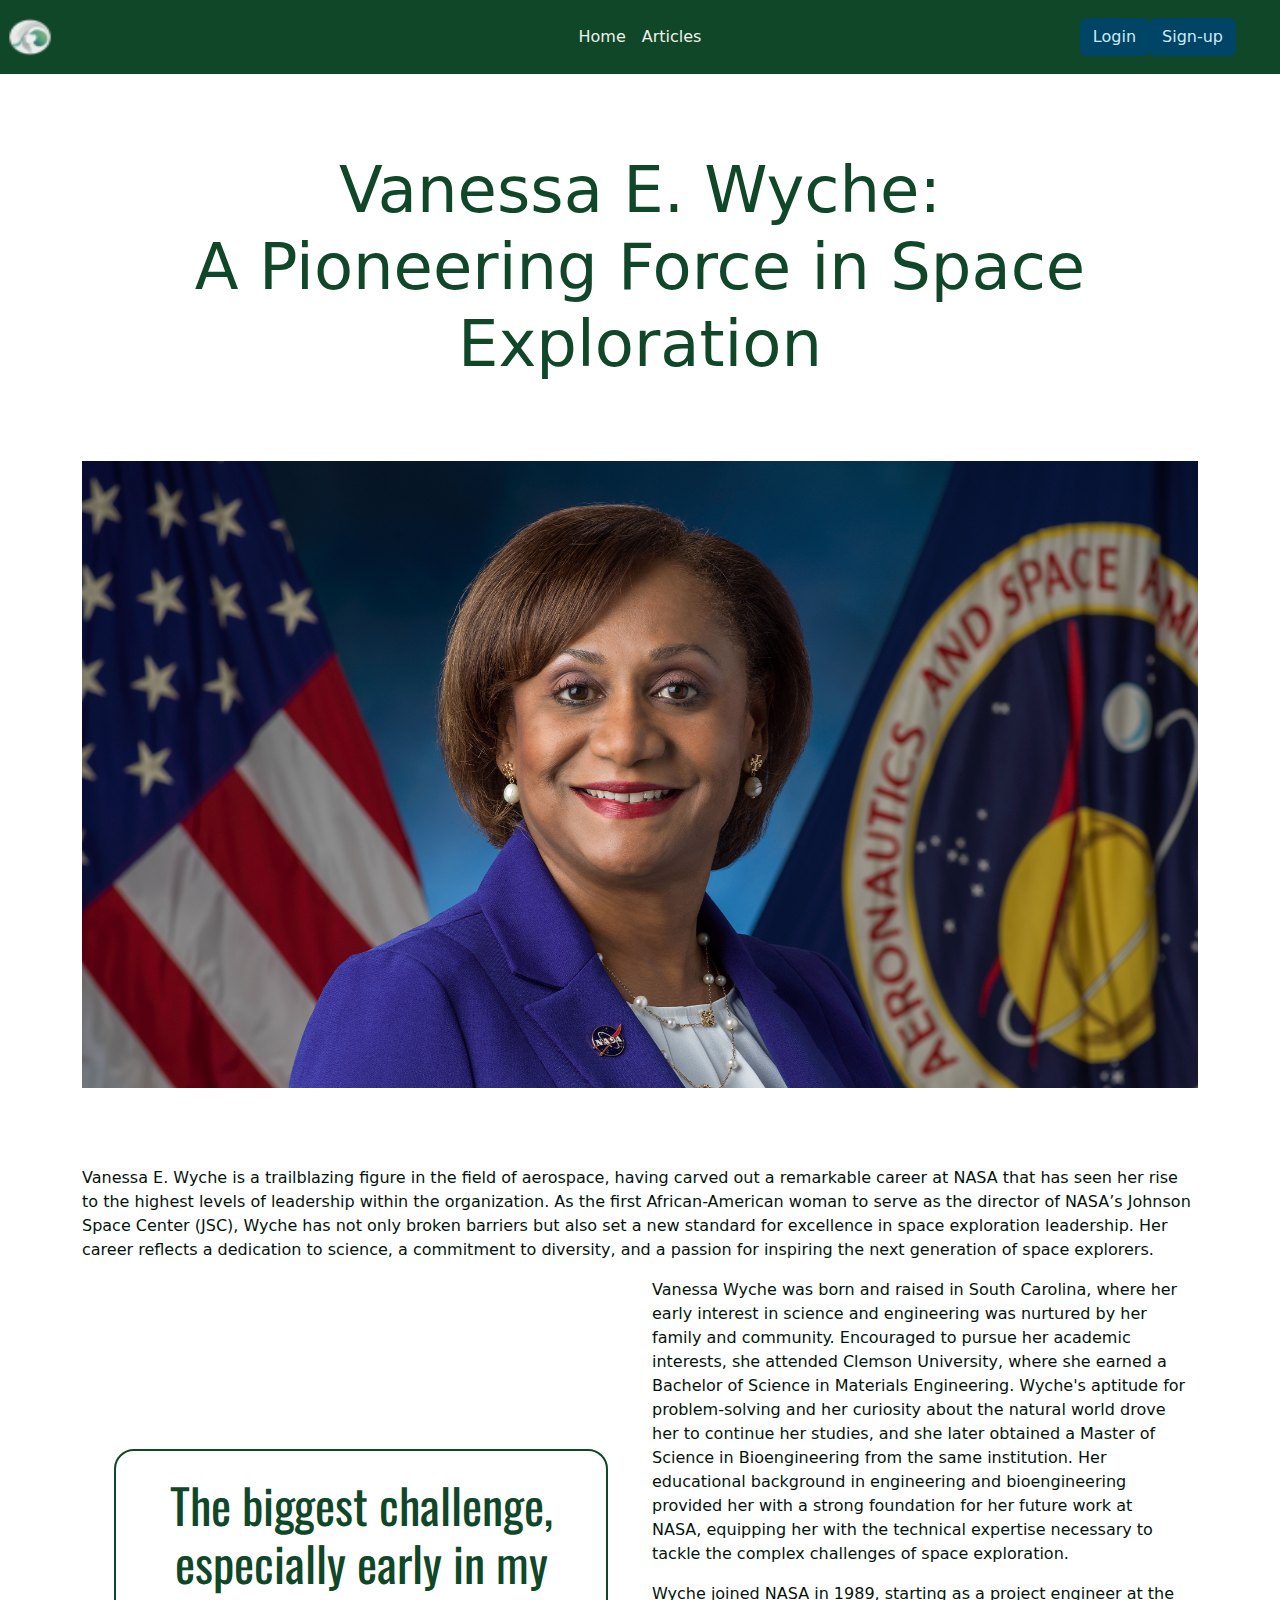
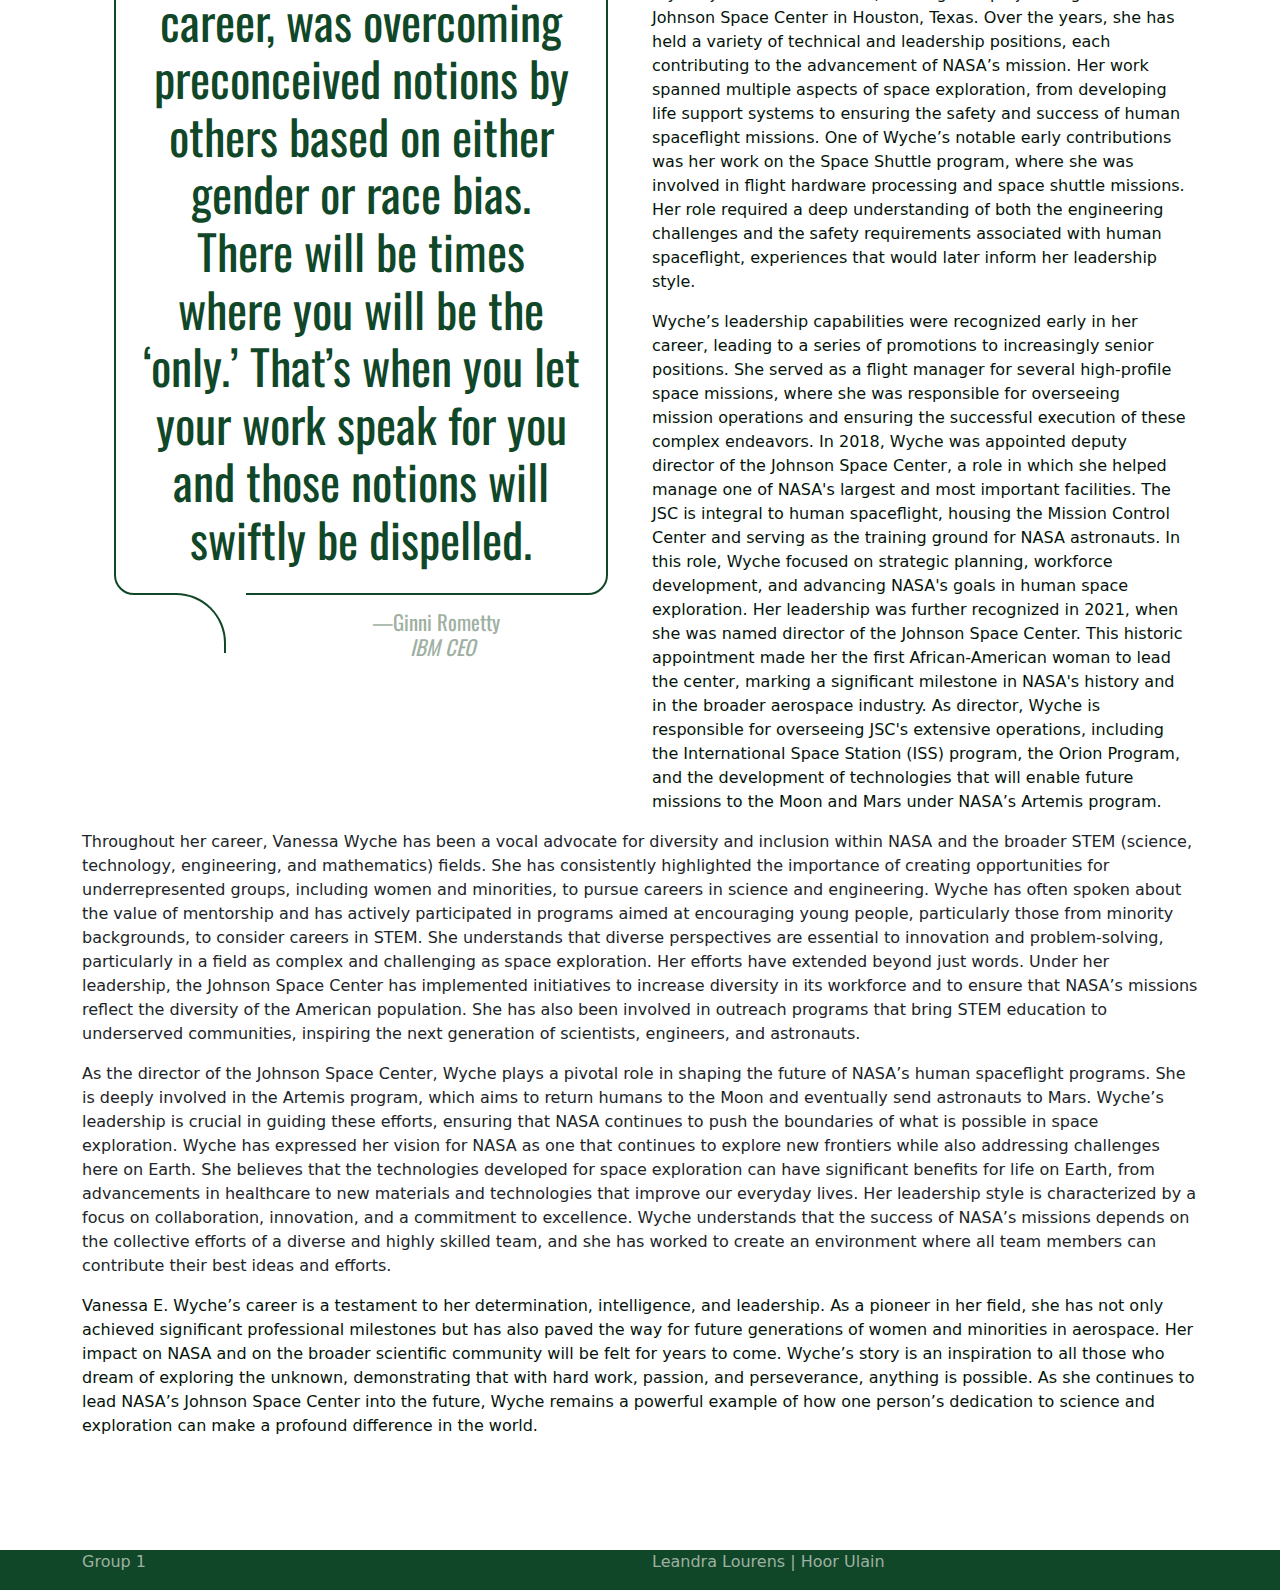
<file: articles/vanessa-wyche.html>
<!DOCTYPE html>
<html lang="en">

<head>
    <meta charset="UTF-8">
    <meta name="viewport" content="width=device-width, initial-scale=1.0">
    <!-- Fonts -->
    <style>
        @import url('https://fonts.googleapis.com/css2?family=Oswald:wght@200..700&display=swap');
    </style>

    <style>
        @import url('https://fonts.googleapis.com/css2?family=Montserrat:ital,wght@0,100..900;1,100..900&family=Oswald:wght@200..700&display=swap');
    </style>
    <!-- Bootstrap -->
    <link href="https://cdn.jsdelivr.net/npm/bootstrap@5.3.3/dist/css/bootstrap.min.css" rel="stylesheet"
        integrity="sha384-QWTKZyjpPEjISv5WaRU9OFeRpok6YctnYmDr5pNlyT2bRjXh0JMhjY6hW+ALEwIH" crossorigin="anonymous">
    <!-- CSS -->
    <link rel="stylesheet" href="../articles/article-styling.css">
    <title>Vanessa E. Wyche</title>
</head>

<body>

    <!-- Nav menu -->
    <nav class="navbar navbar-expand-lg custom-nav">

        <a class="navbar-brand" href="#">
            <img src="../Images/favicon-32x32.png" alt="" width="60" height="48" class="favicon">
        </a>

        <div class="container justify-content-centerr">
            <button class="navbar-toggler" type="button" data-toggle="collapse" data-target="#navbarSupportedContent"
                aria-controls="navbarSupportedContent" aria-expanded="false" aria-label="Toggle navigation">
                <span class="navbar-toggler-icon"></span>
            </button>
            <div class="collapse navbar-collapse" id="navbarSupportedContent">
                <ul class="navbar-nav mr-auto position-absolute top-50 start-50 translate-middle">
                    <li class="nav-item active">
                        <a class="nav-link" href="../index.html">Home</a>
                    </li>
                    <li class="nav-item">
                        <a class="nav-link" href="../Pages/articlesPage.html">Articles</a>
                    </li>
                </ul>
            </div>

            <div>
                <ul class="nav justify-content-end">
                    <li class="nav-item">
                        <button class="btn btn-primary" id="login" href="#">Login</button>
                    </li>
                    <li class="nav-item">
                        <button class="btn btn-primary" id="signup" href="#">Sign-up</button>
                    </li>
                </ul>
            </div>

        </div>
    </nav>

    <div>
    </div>


    <!-- End of Nav menu -->

    <!-- Article body -->
    <div class="container-sm"> <!--Article box-->
        <h1 class="main-heading">Vanessa E. Wyche: <br> A Pioneering Force in Space Exploration</h1>

        <img src="../Images/vanessa-wyche-header-img.webp" class="header-img">

        <p class="article-paragraph">
            Vanessa E. Wyche is a trailblazing figure in the field of aerospace, having carved out a remarkable career
            at NASA that has seen her rise to the highest levels of leadership within the organization. As the first
            African-American woman to serve as the director of NASA’s Johnson Space Center (JSC), Wyche has not only
            broken barriers but also set a new standard for excellence in space exploration leadership. Her career
            reflects a dedication to science, a commitment to diversity, and a passion for inspiring the next generation
            of space explorers.
        </p>

        <div class="container text-center">
            <div class="row align-items-center">
                <div class="col">
                    <div class="blockquote-wrapper">
                        <div class="blockquote">
                            <h1>
                                The biggest challenge, especially early in my career, was overcoming preconceived
                                notions by others based on either gender or race bias. There will be times where you
                                will be the ‘only.’ That’s when you let your work speak for you and those notions will
                                swiftly be dispelled.
                            </h1>
                            <h4>&mdash;Ginni Rometty<br><em>IBM CEO</em></h4>
                        </div>
                    </div>
                </div>
                <div class="col span-10">
                    <p class="article-paragraph">
                        Vanessa Wyche was born and raised in South Carolina, where her early interest in science and
                        engineering was nurtured by her family and community. Encouraged to pursue her academic
                        interests, she attended Clemson University, where she earned a Bachelor of Science in Materials
                        Engineering. Wyche's aptitude for problem-solving and her curiosity about the natural world
                        drove her to continue her studies, and she later obtained a Master of Science in Bioengineering
                        from the same institution.

                        Her educational background in engineering and bioengineering provided her with a strong
                        foundation for her future work at NASA, equipping her with the technical expertise necessary to
                        tackle the complex challenges of space exploration.
                    </p>
                    <p class="article-paragraph">
                        Wyche joined NASA in 1989, starting as a project engineer at the Johnson Space Center in
                        Houston, Texas. Over the years, she has held a variety of technical and leadership positions,
                        each contributing to the advancement of NASA’s mission. Her work spanned multiple aspects of
                        space exploration, from developing life support systems to ensuring the safety and success of
                        human spaceflight missions.

                        One of Wyche’s notable early contributions was her work on the Space Shuttle program, where she
                        was involved in flight hardware processing and space shuttle missions. Her role required a deep
                        understanding of both the engineering challenges and the safety requirements associated with
                        human spaceflight, experiences that would later inform her leadership style.
                    </p>
                    <p class="article-paragraph">
                        Wyche’s leadership capabilities were recognized early in her career, leading to a series of
                        promotions to
                        increasingly senior positions. She served as a flight manager for several high-profile space
                        missions, where
                        she was responsible for overseeing mission operations and ensuring the successful execution of
                        these complex
                        endeavors.

                        In 2018, Wyche was appointed deputy director of the Johnson Space Center, a role in which she
                        helped manage
                        one of NASA's largest and most important facilities. The JSC is integral to human spaceflight,
                        housing the
                        Mission Control Center and serving as the training ground for NASA astronauts. In this role,
                        Wyche focused
                        on strategic planning, workforce development, and advancing NASA's goals in human space
                        exploration.

                        Her leadership was further recognized in 2021, when she was named director of the Johnson Space
                        Center. This
                        historic appointment made her the first African-American woman to lead the center, marking a
                        significant
                        milestone in NASA's history and in the broader aerospace industry. As director, Wyche is
                        responsible for
                        overseeing JSC's extensive operations, including the International Space Station (ISS) program,
                        the Orion
                        Program, and the development of technologies that will enable future missions to the Moon and
                        Mars under
                        NASA’s Artemis program.
                    </p>
                </div>
            </div>
        </div>


        <p>
            Throughout her career, Vanessa Wyche has been a vocal advocate for diversity and inclusion within NASA and
            the broader STEM (science, technology, engineering, and mathematics) fields. She has consistently
            highlighted the importance of creating opportunities for underrepresented groups, including women and
            minorities, to pursue careers in science and engineering.

            Wyche has often spoken about the value of mentorship and has actively participated in programs aimed at
            encouraging young people, particularly those from minority backgrounds, to consider careers in STEM. She
            understands that diverse perspectives are essential to innovation and problem-solving, particularly in a
            field as complex and challenging as space exploration.

            Her efforts have extended beyond just words. Under her leadership, the Johnson Space Center has implemented
            initiatives to increase diversity in its workforce and to ensure that NASA’s missions reflect the diversity
            of the American population. She has also been involved in outreach programs that bring STEM education to
            underserved communities, inspiring the next generation of scientists, engineers, and astronauts.
        </p>
        <p>
            As the director of the Johnson Space Center, Wyche plays a pivotal role in shaping the future of NASA’s
            human spaceflight programs. She is deeply involved in the Artemis program, which aims to return humans to
            the Moon and eventually send astronauts to Mars. Wyche’s leadership is crucial in guiding these efforts,
            ensuring that NASA continues to push the boundaries of what is possible in space exploration.

            Wyche has expressed her vision for NASA as one that continues to explore new frontiers while also addressing
            challenges here on Earth. She believes that the technologies developed for space exploration can have
            significant benefits for life on Earth, from advancements in healthcare to new materials and technologies
            that improve our everyday lives.

            Her leadership style is characterized by a focus on collaboration, innovation, and a commitment to
            excellence. Wyche understands that the success of NASA’s missions depends on the collective efforts of a
            diverse and highly skilled team, and she has worked to create an environment where all team members can
            contribute their best ideas and efforts.
        </p>

        <!-- <div class="container text-center">
            <div class="row align-items-center">
                <div class="col">
                    <p>
                        Despite Rometty’s visionary approach, her tenure as CEO was not without its challenges and
                        criticisms. IBM’s
                        revenue continued to decline for several years, as the company struggled to transition away from
                        its legacy
                        businesses while simultaneously building new streams of revenue in emerging technologies.
                        Critics pointed to
                        these financial struggles as evidence that the transformation was not happening quickly enough
                        and
                        questioned whether IBM could regain its former glory. However, Rometty remained steadfast in her
                        belief that
                        the changes she was implementing would ultimately pay off in the long run. Her leadership style,
                        characterized by a focus on long-term results rather than short-term gains, was both praised for
                        its
                        foresight and criticized for its perceived slowness. Rometty often emphasized the importance of
                        continuous
                        learning and adaptation, both for herself and for the company. She was known for her hands-on
                        approach to
                        leadership and her willingness to make tough decisions, even when they were unpopular. This
                        included
                        significant workforce reductions and divestitures, which were necessary to streamline the
                        company and focus
                        on the strategic areas she believed would drive future growth. While some stakeholders were
                        frustrated by
                        the pace of change, others saw Rometty’s leadership as exactly what was needed to navigate IBM
                        through a
                        complex and rapidly changing technological landscape.
                    </p>
                </div>
                <div class="col">
                    <img src="../Images/ginni_rometty-article-img-1.jpg" class="article-img">
                </div>
            </div> -->

        <!-- <p>
                When Ginni Rometty stepped down as CEO of IBM in April 2020, she left behind a legacy of profound
                transformation and forward-looking innovation. Her leadership not only reshaped IBM into a modern
                technology
                company poised for future growth but also ensured that it remained relevant in an industry that is
                perpetually on the brink of the next big breakthrough. Rometty’s focus on AI, cloud computing, and
                quantum
                computing positioned IBM as a leader in these critical and emerging fields, setting the stage for the
                company to thrive in the decades to come. Beyond her accomplishments within IBM, Rometty’s impact on the
                broader technology industry and corporate world is equally significant. As a trailblazer for women in
                technology, she has been a vocal advocate for diversity and inclusion, both within IBM and across the
                industry. She launched initiatives like IBM’s “P-TECH” (Pathways in Technology Early College High
                School)
                program, designed to create a pipeline of diverse talent in STEM fields, particularly among
                underrepresented
                groups. Her commitment to social responsibility and education has inspired countless women and
                minorities to
                pursue careers in technology, helping to create a more inclusive and equitable industry.
            </p> -->
        <p class="final-paragraph article-paragraph">
            Vanessa E. Wyche’s career is a testament to her determination, intelligence, and leadership. As a pioneer in
            her field, she has not only achieved significant professional milestones but has also paved the way for
            future generations of women and minorities in aerospace. Her impact on NASA and on the broader scientific
            community will be felt for years to come.

            Wyche’s story is an inspiration to all those who dream of exploring the unknown, demonstrating that with
            hard work, passion, and perseverance, anything is possible. As she continues to lead NASA’s Johnson Space
            Center into the future, Wyche remains a powerful example of how one person’s dedication to science and
            exploration can make a profound difference in the world.
        </p>
    </div>

    <!-- Footer -->
    <footer class="ft-background cust custom-nav">
        <div class="container text-center">
            <div class="row align-items-center">
                <div class="col">
                    <p>Group 1</p>
                </div>
                <div class="col">
                    <p>Leandra Lourens | Hoor Ulain
                    </p>
                </div>
            </div>
        </div>
    </footer>

    <!-- JS -->
    <script src="../script.js">
    </script>


</body>

</html>
</file>
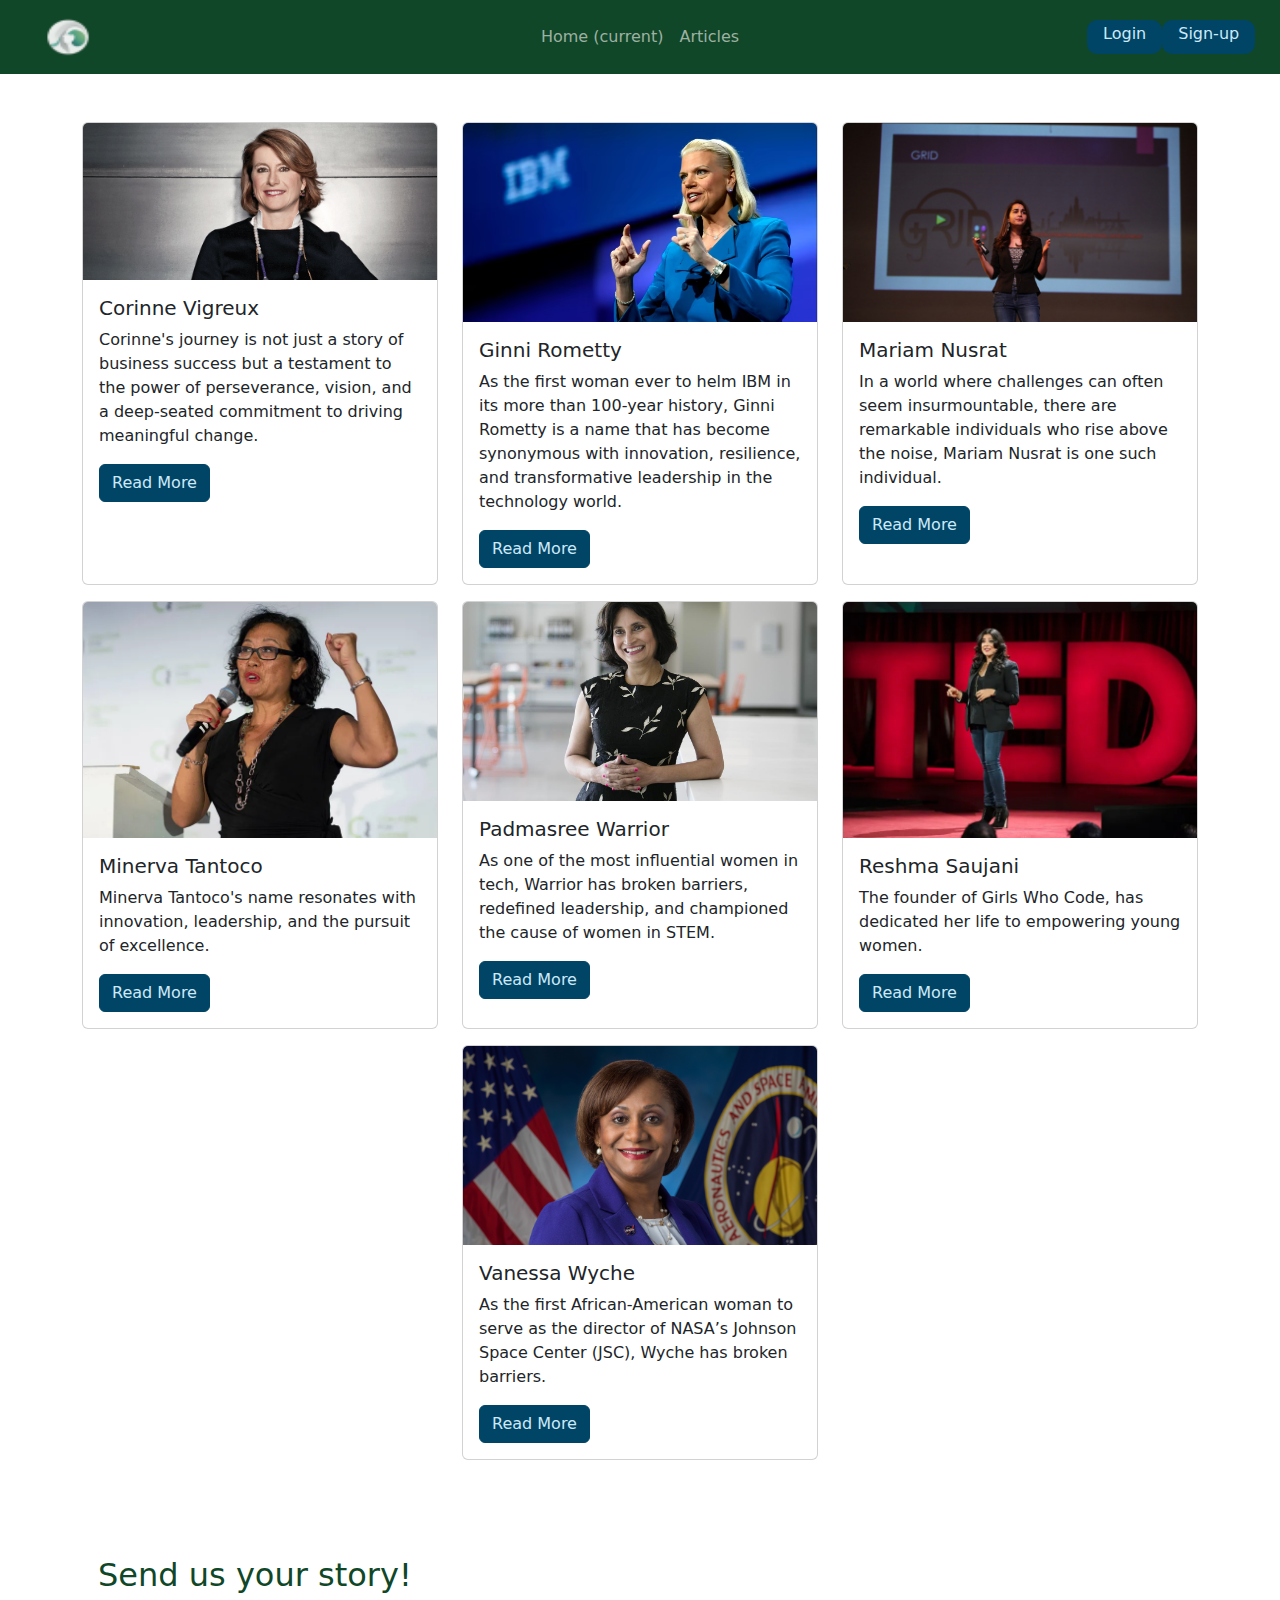
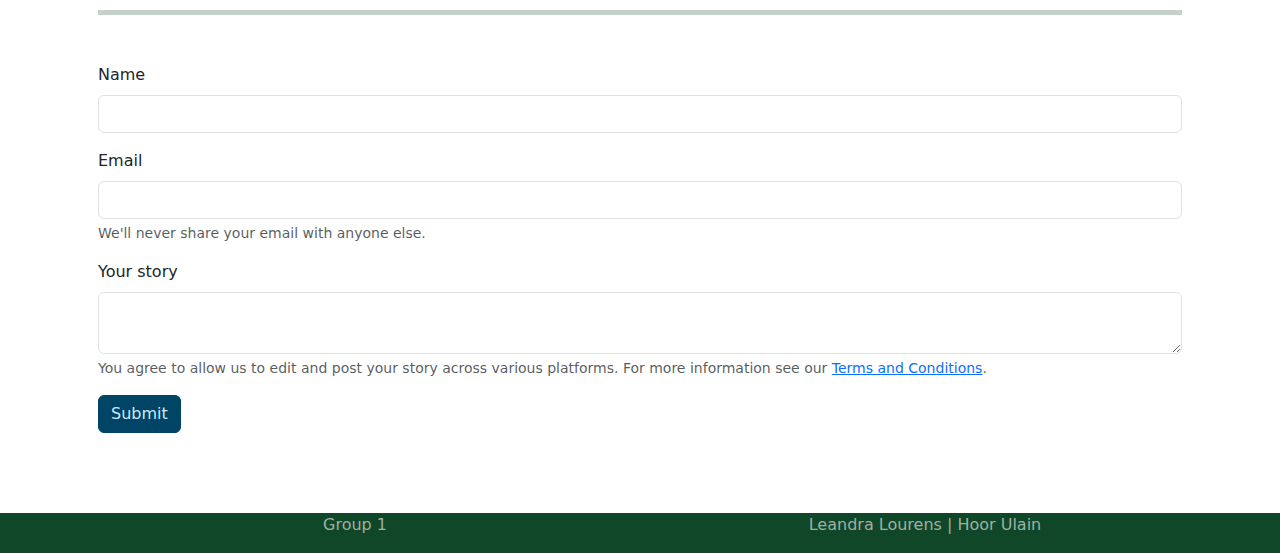
<file: Pages/articlesPage.html>
<!DOCTYPE html>
<html lang="en">

<head>
    <meta charset="UTF-8">
    <meta name="viewport" content="width=device-width, initial-scale=1.0">
    <!-- Bootstrap -->
    <link href="https://cdn.jsdelivr.net/npm/bootstrap@5.3.3/dist/css/bootstrap.min.css" rel="stylesheet"
        integrity="sha384-QWTKZyjpPEjISv5WaRU9OFeRpok6YctnYmDr5pNlyT2bRjXh0JMhjY6hW+ALEwIH" crossorigin="anonymous">
    <!-- CSS -->
    <link rel="stylesheet" href="../main.css">
    <title>Articles</title>
</head>

<body>

    <!-- Nav menu -->
    <nav class="navbar navbar-expand-lg custom-nav">

        <a class="navbar-brand" href="#">
            <img src="../Images/favicon-32x32.png" alt="" width="60" height="48" class="favicon">
        </a>

        <div class="container justify-content-centerr">
            <button class="navbar-toggler" type="button" data-toggle="collapse" data-target="#navbarSupportedContent"
                aria-controls="navbarSupportedContent" aria-expanded="false" aria-label="Toggle navigation">
                <span class="navbar-toggler-icon"></span>
            </button>
            <div class="collapse navbar-collapse" id="navbarSupportedContent">
                <ul class="navbar-nav mr-auto position-absolute top-50 start-50 translate-middle">
                    <li class="nav-item active">
                        <a class="nav-link" href="../index.html">Home <span class="sr-only">(current)</span></a>
                    </li>
                    <li class="nav-item">
                        <a class="nav-link" href="articlesPage.html">Articles</a>
                    </li>
                </ul>
            </div>

            <div>
                <ul class="nav justify-content-end">
                    <li class="nav-item">
                        <button class="log-btn" id="login" href="#">Login</button>
                    </li>
                    <li class="nav-item">
                        <button class="log-btn" id="signup" href="#">Sign-up</button>
                    </li>
                </ul>
            </div>

        </div>
    </nav>

    <div>

        <!-- Stories cards -->

        <div class="container mt-5">
            <div class="row justify-content-center">
                <div class="col-md-4 mb-3">
                    <div class="card h-100">
                        <img src="../Images/Corinne-Vigreux-header-image.gif" class="card-img-top" alt="Image 1">
                        <div class="card-body">
                            <h5 class="card-title">Corinne Vigreux</h5>
                            <p class="card-text">Corinne's journey is not just a story of business success but
                                a testament to the power of perseverance, vision, and a deep-seated commitment to
                                driving meaningful change.</p>
                            <a href="../articles/corinne-vigreux.html" class="btn btn-primary" target="_blank">Read
                                More</a>
                        </div>
                    </div>
                </div>
                <div class="col-md-4 mb-3">
                    <div class="card h-100">
                        <img src="../Images/ginni-rometty-header-image.avif" class="card-img-top" alt="Image 1">
                        <div class="card-body">
                            <h5 class="card-title">Ginni Rometty</h5>
                            <p class="card-text">As the first woman ever to helm IBM in its more than 100-year history,
                                Ginni Rometty is a name that has become synonymous with innovation, resilience, and
                                transformative
                                leadership in the technology world.</p>
                            <a href="../articles/ginni-rometty.html" class="btn btn-primary" target="_blank">Read
                                More</a>
                        </div>
                    </div>
                </div>
                <div class="col-md-4 mb-3">
                    <div class="card h-100">
                        <img src="../Images/marium-nusrat-header-img.png" class="card-img-top" alt="Image 2">
                        <div class="card-body">
                            <h5 class="card-title">Mariam Nusrat</h5>
                            <p class="card-text">In a world where challenges can often seem insurmountable, there are
                                remarkable individuals who rise above
                                the noise, Mariam Nusrat is one
                                such individual.</p>
                            <a href="../articles/mariam-nusrat.html" class="btn btn-primary" target="_blank">Read
                                More</a>
                        </div>
                    </div>
                </div>
                <br>
                <div class="col-md-4 mb-3">
                    <div class="card h-100">
                        <img src="../Images/minerva-tantoco-header-img.webp" class="card-img-top" alt="Image 3">
                        <div class="card-body">
                            <h5 class="card-title">Minerva Tantoco</h5>
                            <p class="card-text">Minerva Tantoco's name resonates with innovation, leadership, and
                                the pursuit of
                                excellence.</p>
                            <a href="../articles/minerva-tantoco.html" class="btn btn-primary" target="_blank">Read
                                More</a>
                        </div>
                    </div>
                </div>
                <div class="col-md-4 mb-3">
                    <div class="card h-100">
                        <img src="../Images/Padmasree-Warrior-article-img-1.webp" class="card-img-top" alt="Image 1">
                        <div class="card-body">
                            <h5 class="card-title">Padmasree Warrior</h5>
                            <p class="card-text">As one of the most influential women in tech, Warrior has broken
                                barriers,
                                redefined leadership,
                                and championed the cause of women in STEM.</p>
                            <a href="../articles/padmasree-warrior.html" class="btn btn-primary" target="_blank">Read
                                More</a>
                        </div>
                    </div>
                </div>
                <div class="col-md-4 mb-3">
                    <div class="card h-100">
                        <img src="../Images/reshma-saujani-article-img-1.webp" class="card-img-top" alt="Image 1">
                        <div class="card-body">
                            <h5 class="card-title">Reshma Saujani</h5>
                            <p class="card-text">The founder of Girls Who Code, has dedicated her life to empowering
                                young
                                women.</p>
                            <a href="../articles/reshma-saujani.html" class="btn btn-primary" target="_blank">Read
                                More</a>
                        </div>
                    </div>
                </div>
                <div class="col-md-4 mb-3">
                    <div class="card h-100">
                        <img src="../Images/vanessa-wyche-header-img.webp" class="card-img-top" alt="Image 1">
                        <div class="card-body">
                            <h5 class="card-title">Vanessa Wyche</h5>
                            <p class="card-text"> As the first
                                African-American woman to serve as the director of NASA’s Johnson Space Center (JSC),
                                Wyche
                                has broken barriers.</p>
                            <a href="../articles/vanessa-wyche.html" class="btn btn-primary" target="_blank">Read
                                More</a>
                        </div>
                    </div>
                </div>
            </div>

            <!-- Contact form -->
            <!-- cf = contact form -->
            <div class="container-sm cf-container">

                <h2>Send us your story!</h2>
                <hr class="headingLine">

                <form>
                    <div class="mb-3">
                        <label for="cf-name" class="form-label">Name</label>
                        <input type="text" class="form-control" id="cf-name" aria-describedby="emailHelp" required>
                    </div>
                    <div class="mb-3">
                        <label for="cf-email" class="form-label">Email</label>
                        <input type="email" class="form-control" id="cf-email" required>
                        <div id="cf-email-notice" class="form-text">We'll never share your email with anyone else.</div>
                    </div>
                    <div class="mb-3">
                        <label for="cf-story" class="form-label">Your story</label>
                        <textarea class="form-control" id="cf-story" required></textarea>
                        <div id="cf-email-notice" class="form-text">You agree to allow us to edit and post your story
                            across
                            various platforms. For more information see our <a href="">Terms and Conditions</a>.</div>
                    </div>
                    <button id="cf-submitButton" onclick="submitBTN()" type="button" class="btn btn-primary"
                        data-bs-toggle="modal" data-bs-target="#cfModal">
                        Submit
                    </button>
                </form>
            </div>
        </div>

        <!-- Footer -->
        <!-- Footer -->
        <footer class="ft-background cust custom-nav">
            <div class="container text-center">
                <div class="row align-items-center">
                    <div class="col">
                        <p>Group 1</p>
                    </div>
                    <div class="col">
                        <p>Leandra Lourens | Hoor Ulain
                        </p>
                    </div>
                </div>
            </div>
        </footer>

        <!-- JS -->
        <script src="https://cdn.jsdelivr.net/npm/bootstrap@5.3.3/dist/js/bootstrap.bundle.min.js"
            integrity="sha384-YvpcrYf0tY3lHB60NNkmXc5s9fDVZLESaAA55NDzOxhy9GkcIdslK1eN7N6jIeHz" crossorigin="anonymous">
            </script>

        <script src="../script.js">
        </script>

</body>

</html>
</file>
<file: articles/article-styling.css>
/* Variables */
.btn-primary {
    --bs-btn-bg: #004565 !important;
    --bs-btn-border-color: #004565 !important;
    --bs-btn-color: #cde9fa !important;
    --bs-btn-hover-bg: #99AEBB !important;
    --bs-btn-hover-border-color: #99AEBB !important;
    --bs-btn-hover-color: #004565 !important;
}

/* Colours */
/* #104728 Nav bars+footers #9EB0A2 #004565=buttons #99AEBB */

/* Nav */
.navbar-brand {
    font-family: 'Oswald';
    font-size: larger;
}

.custom-nav {
    background-color: #104728;
    color: #9EB0A2;
}

.custom-nav a:hover {
    background-color: #9EB0A2;
    color: #104728;
    border-radius: 3px;
}

.custom-nav a {
    color: #EFEFE9;
}

/* Article text */

.article-paragraph {
    color: #05140b;
}

.main-heading {
    text-align: center;
    font-size: 4em;
    margin: 7% 0em 7% 0em;
    color: #104728;
}

.article-img {
    width: 100%;
    margin: 5% 0% 5% 0%;
}

.header-img {
    vertical-align: middle;
    width: 100%;
    margin: 0em 0em 7% 0em;
}

p {
    align-items: center;
    text-align: left;
}

h2 {
    text-align: center;
}

.final-paragraph {
    margin: 0% 0% 10% 0%;
}

.bold {
    font-weight: 500;
    color: #104728;
}

/* quote */

/* center the blockquote in the page */
.blockquote-wrapper {
    display: flex;
    padding: 0 20px;
}

/* Blockquote main style */
.blockquote {
    position: relative;
    font-family: "Oswald", sans-serif;
    max-width: 620px;
    margin: 80px auto;
    align-self: center;
}

/* Blockquote header */
.blockquote h1 {
    font-family: "Oswald", sans-serif;
    position: relative;
    /* for pseudos */
    color: #104728;
    font-size: 2.8rem;
    font-weight: normal;
    line-height: 1;
    margin: 0;
    border: 2px solid #fff;
    border: solid 2px;
    border-radius: 20px;
    padding: 25px;
}

/* Blockquote right double quotes */
.blockquote h1:after {
    content: "";
    position: absolute;
    border: 2px solid #104728;
    border-radius: 0 50px 0 0;
    width: 60px;
    height: 60px;
    bottom: -60px;
    left: 50px;
    border-bottom: none;
    border-left: none;
    z-index: 3;
}

.blockquote h1:before {
    content: "";
    position: absolute;
    width: 80px;
    border: 6px solid #fff;
    bottom: -3px;
    left: 50px;
    z-index: 2;
}

/* increase header size after 600px */
@media all and (min-width: 600px) {
    .blockquote h1 {
        font-size: 3rem;
        line-height: 1.2;
    }

}

/* Blockquote subheader */
.blockquote h4 {
    position: relative;
    color: #9EB0A2;
    font-size: 1.3rem;
    font-weight: 400;
    line-height: 1.2;
    margin: 0;
    padding-top: 15px;
    z-index: 1;
    margin-left: 150px;
    padding-left: 12px;
}


.blockquote h4:first-letter {
    margin-left: -12px;
}

/* Footer */
.ft-background {
    background-color: #104728;
}
</file>
<file: main.css>
/* Variables */
.btn-primary {
    --bs-btn-bg: #004565 !important;
    --bs-btn-border-color: #004565 !important;
    --bs-btn-color: #cde9fa !important;
    --bs-btn-hover-bg: #99AEBB !important;
    --bs-btn-hover-border-color: #99AEBB !important;
    --bs-btn-hover-color: #004565 !important;
}

/* Colours */
/* #05140b #104728=Nav bars+footers #9EB0A2 #004565=buttons #99AEBB #cde9fa = Light on dark blue */

/* Nav */
.favicon {
    margin-left: 2em;
}

.navbar-brand {
    font-family: 'Oswald';
    font-size: larger;
}

.custom-nav {
    background-color: #104728;
    color: #9EB0A2;
}

.custom-nav a:hover {
    background-color: #9EB0A2;
    color: #104728;
    border-radius: 3px;
}

.custom-nav a {
    color: #9EB0A2;
}

/* Title */
.webTitle {
    font-weight: 700;
    font-size: 5em;
    color: #104728;
    margin-top: 2em;
}

.webSubtitle {
    font-style: italic;
    font-size: 1.7em;
    color: #9EB0A2;
    margin-bottom: 2em;
}

/* Body */
.h2Header {
    padding-top: 3em;
}

.headingLine {
    border-top: solid 5px #104728;
    padding-bottom: 2em;
}

.moreArticlesButton {
    margin-top: 3em;
    --bs-btn-bg: #004565 !important;
    --bs-btn-border-color: #004565 !important;
    --bs-btn-color: #cde9fa !important;
    --bs-btn-hover-bg: #99AEBB !important;
    --bs-btn-hover-border-color: #99AEBB !important;
    --bs-btn-hover-color: #004565 !important;
}


/* Contact Form */
.cf-container {
    padding: 5em 1em 5em 1em;
}

h2 {
    color: #104728;
}

.submit-btn {
    background-color: #004565;
    color: #cde9fa;
    border-radius: 10px;
    border: none;
    padding: 0.5em 1em 0.5em 1em;

}
.log-btn {
    background-color: #004565;
    color: #cde9fa;
    border-radius: 10px;
    border: none;
    padding: 0.10em 1em 0.5em 1em;

}

/* Footer */
.ft-background {
    background-color: #104728;
}
</file>
